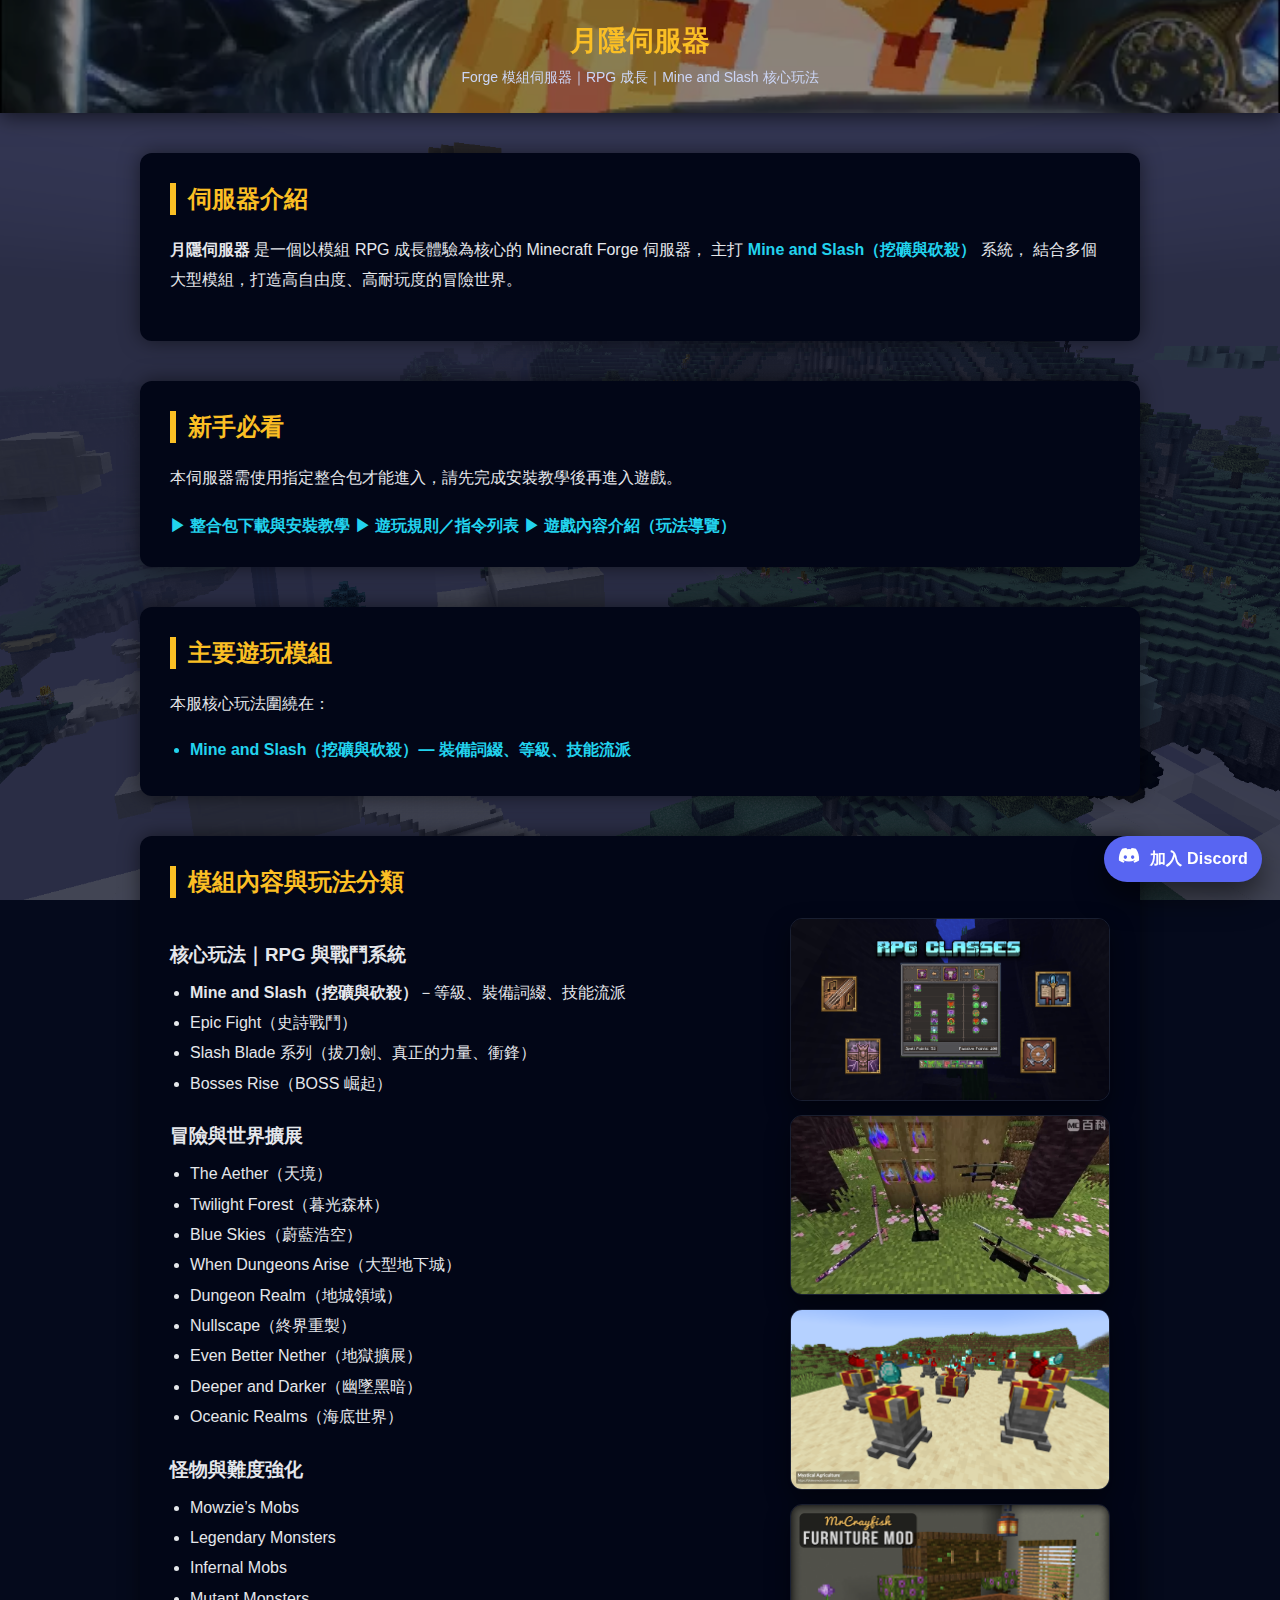
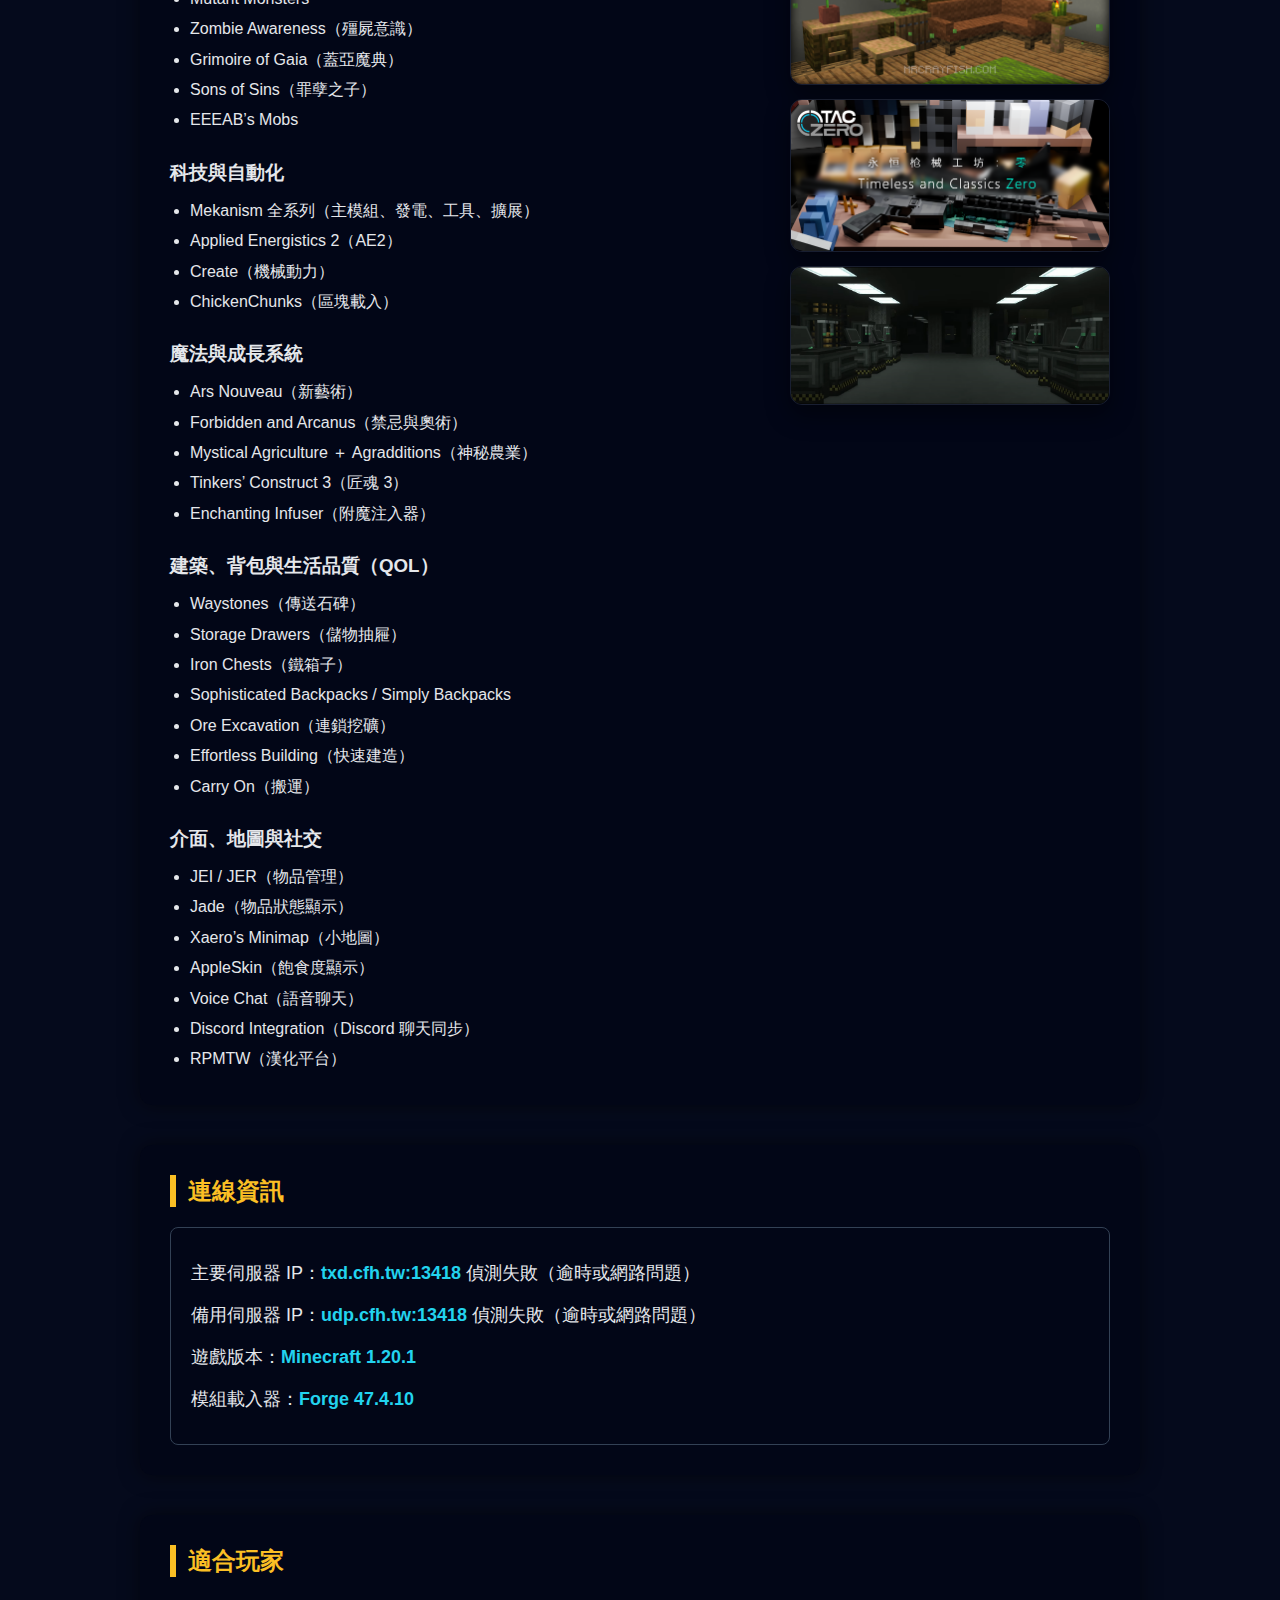
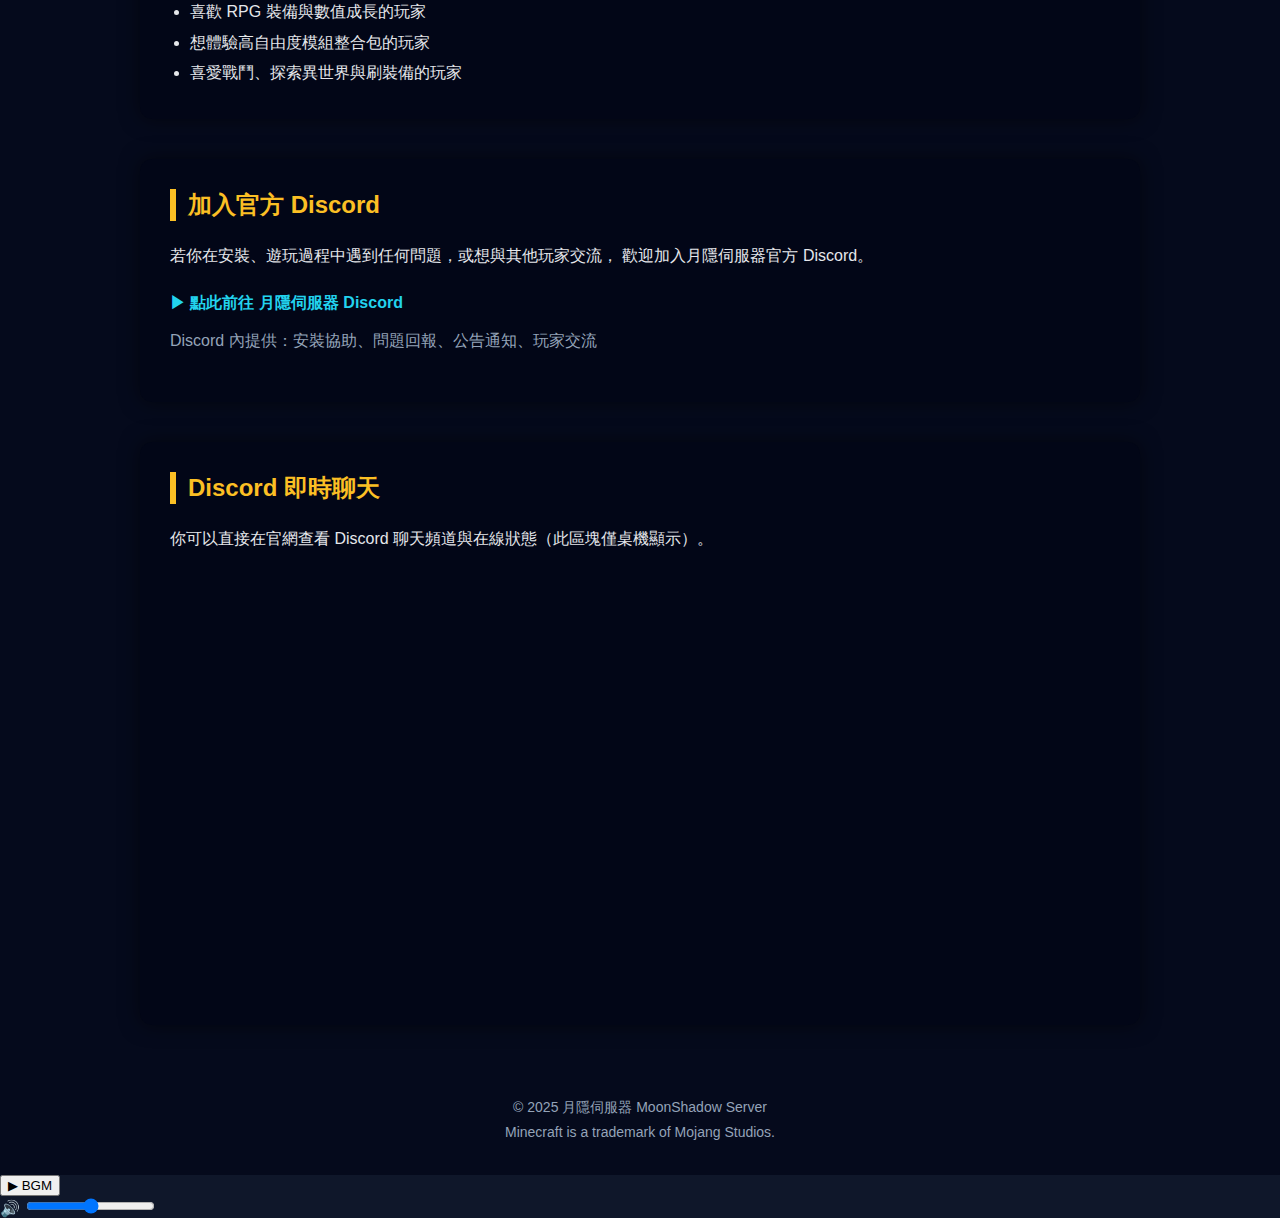
<file: index.html>
<!DOCTYPE html>
<html lang="zh-Hant">
<head>
  <meta charset="UTF-8" />
  <meta name="viewport" content="width=device-width, initial-scale=1" />
  <title>月隱伺服器｜Minecraft 模組伺服器</title>

  <link rel="stylesheet" href="assets/css/style.css" />
<link rel="icon" href="favicon.ico?v=20260101" sizes="any">
<link rel="icon" type="image/png" href="favicon.png?v=20260101" sizes="32x32">
<link rel="apple-touch-icon" href="apple-touch-icon.png?v=20260101">


</head>

<body>
  <!-- 全站可讀性遮罩（背景圖仍在 body 上） -->
  <div class="page-overlay">
    <header class="site-header">
      <div class="site-header__inner">
        <h1 class="site-title">月隱伺服器</h1>
        <p class="site-subtitle">Forge 模組伺服器｜RPG 成長｜Mine and Slash 核心玩法</p>
      </div>
    </header>

    <main class="content">
      <section class="card">
        <h2>伺服器介紹</h2>
        <p>
          <strong>月隱伺服器</strong> 是一個以模組 RPG 成長體驗為核心的 Minecraft Forge 伺服器，
          主打 <span class="highlight">Mine and Slash（挖礦與砍殺）</span> 系統，
          結合多個大型模組，打造高自由度、高耐玩度的冒險世界。
        </p>
      </section>

<section class="card">
  <h2>新手必看</h2>

  <p>
    本伺服器需使用指定整合包才能進入，請先完成安裝教學後再進入遊戲。
  </p>

  <div class="cta-group">
    <a class="cta-link secondary" href="install.html">▶ 整合包下載與安裝教學</a>
    <a class="cta-link secondary" href="commands.html">▶ 遊玩規則／指令列表 </a>
	<a class="cta-link secondary" href="guide.html">▶ 遊戲內容介紹（玩法導覽）</a>
  </div>
</section>



      <section class="card">
        <h2>主要遊玩模組</h2>
        <p>本服核心玩法圍繞在：</p>
        <ul>
          <li class="highlight">Mine and Slash（挖礦與砍殺）— 裝備詞綴、等級、技能流派</li>
        </ul>
      </section>

<section>
  <h2>模組內容與玩法分類</h2>

  <div class="mod-layout">
    <!-- 左：保留你原本的完整列表（原封不動貼進來） -->
    <div class="mod-text">

      <!-- ↓↓↓ 這裡開始：把你原本的 h3 + ul 全部原樣貼上 ↓↓↓ -->
      <h3>核心玩法｜RPG 與戰鬥系統</h3>
      <ul>
        <li><strong>Mine and Slash（挖礦與砍殺）</strong>－等級、裝備詞綴、技能流派</li>
        <li>Epic Fight（史詩戰鬥）</li>
        <li>Slash Blade 系列（拔刀劍、真正的力量、衝鋒）</li>
        <li>Bosses Rise（BOSS 崛起）</li>
      </ul>

      <h3>冒險與世界擴展</h3>
      <ul>
        <li>The Aether（天境）</li>
        <li>Twilight Forest（暮光森林）</li>
        <li>Blue Skies（蔚藍浩空）</li>
        <li>When Dungeons Arise（大型地下城）</li>
        <li>Dungeon Realm（地城領域）</li>
        <li>Nullscape（終界重製）</li>
        <li>Even Better Nether（地獄擴展）</li>
        <li>Deeper and Darker（幽墜黑暗）</li>
        <li>Oceanic Realms（海底世界）</li>
      </ul>

      <h3>怪物與難度強化</h3>
      <ul>
        <li>Mowzie’s Mobs</li>
        <li>Legendary Monsters</li>
        <li>Infernal Mobs</li>
        <li>Mutant Monsters</li>
        <li>Zombie Awareness（殭屍意識）</li>
        <li>Grimoire of Gaia（蓋亞魔典）</li>
        <li>Sons of Sins（罪孽之子）</li>
        <li>EEEAB’s Mobs</li>
      </ul>

      <h3>科技與自動化</h3>
      <ul>
        <li>Mekanism 全系列（主模組、發電、工具、擴展）</li>
        <li>Applied Energistics 2（AE2）</li>
        <li>Create（機械動力）</li>
        <li>ChickenChunks（區塊載入）</li>
      </ul>

      <h3>魔法與成長系統</h3>
      <ul>
        <li>Ars Nouveau（新藝術）</li>
        <li>Forbidden and Arcanus（禁忌與奧術）</li>
        <li>Mystical Agriculture ＋ Agradditions（神秘農業）</li>
        <li>Tinkers’ Construct 3（匠魂 3）</li>
        <li>Enchanting Infuser（附魔注入器）</li>
      </ul>

      <h3>建築、背包與生活品質（QOL）</h3>
      <ul>
        <li>Waystones（傳送石碑）</li>
        <li>Storage Drawers（儲物抽屜）</li>
        <li>Iron Chests（鐵箱子）</li>
        <li>Sophisticated Backpacks / Simply Backpacks</li>
        <li>Ore Excavation（連鎖挖礦）</li>
        <li>Effortless Building（快速建造）</li>
        <li>Carry On（搬運）</li>
      </ul>

      <h3>介面、地圖與社交</h3>
      <ul>
        <li>JEI / JER（物品管理）</li>
        <li>Jade（物品狀態顯示）</li>
        <li>Xaero’s Minimap（小地圖）</li>
        <li>AppleSkin（飽食度顯示）</li>
        <li>Voice Chat（語音聊天）</li>
        <li>Discord Integration（Discord 聊天同步）</li>
        <li>RPMTW（漢化平台）</li>
      </ul>
      <!-- ↑↑↑ 這裡結束：你原本列表到此 ↑↑↑ -->

    </div>

    <!-- 右：圖片欄 -->
    <aside class="mod-images">
      <!-- 建議：把圖片放到 assets/images/mods/ -->
      <img src="assets/images/mods/MaS.png" alt="Mine and Slash" loading="lazy" data-lightbox>
      <img src="assets/images/mods/Slash-Blade.png" alt="Slash Blade" loading="lazy" data-lightbox>
      <img src="assets/images/mods/Ars.png" alt="Ars Nouveau" loading="lazy" data-lightbox>
      <img src="assets/images/mods/Furniture.png" alt="MrCrayfish Furniture Mod" loading="lazy" data-lightbox>
      <img src="assets/images/mods/Tacz.png" alt="Timeless and Classics Zero" loading="lazy" data-lightbox>
      <img src="assets/images/mods/mekanism.png" alt="Mekanism" loading="lazy" data-lightbox>
    </aside>
  </div>
</section>


      <section class="card">
        <h2>連線資訊</h2>
        <div class="info-box">
<p>
  主要伺服器 IP：<span class="highlight">txd.cfh.tw:13418</span>
  <span class="server-status" id="status-main" title="偵測中"></span>
  <span class="status-text" id="status-text-main">偵測中…</span>
</p>

<p>
  備用伺服器 IP：<span class="highlight">udp.cfh.tw:13418</span>
  <span class="server-status" id="status-backup" title="偵測中"></span>
  <span class="status-text" id="status-text-backup">偵測中…</span>
</p>


          <p>遊戲版本：<span class="highlight">Minecraft 1.20.1</span></p>
          <p>模組載入器：<span class="highlight">Forge 47.4.10</span></p>
        </div>
      </section>

      <section class="card">
        <h2>適合玩家</h2>
        <ul>
          <li>喜歡 RPG 裝備與數值成長的玩家</li>
          <li>想體驗高自由度模組整合包的玩家</li>
          <li>喜愛戰鬥、探索異世界與刷裝備的玩家</li>
        </ul>
      </section>

      <section class="card">
        <h2>加入官方 Discord</h2>

        <p>
          若你在安裝、遊玩過程中遇到任何問題，或想與其他玩家交流，
          歡迎加入月隱伺服器官方 Discord。
        </p>

        <a class="cta-link" href="https://discord.gg/s6r99fW" target="_blank" rel="noopener">
          ▶ 點此前往 月隱伺服器 Discord
        </a>

        <p class="muted-text">
          Discord 內提供：安裝協助、問題回報、公告通知、玩家交流
        </p>
      </section>

      <section class="card desktop-only">
        <h2>Discord 即時聊天</h2>

        <p>
          你可以直接在官網查看 Discord 聊天頻道與在線狀態（此區塊僅桌機顯示）。
        </p>

        <iframe
          class="discord-widget"
          src="https://discord.com/widget?id=383252027372994560&theme=dark"
          width="100%"
          height="420"
          allowtransparency="true"
          frameborder="0"
          sandbox="allow-popups allow-popups-to-escape-sandbox allow-same-origin allow-scripts"
          loading="lazy"
        ></iframe>
      </section>
    </main>

    <footer class="site-footer">
      © 2025 月隱伺服器 MoonShadow Server<br />
      Minecraft is a trademark of Mojang Studios.
    </footer>
  </div>

  <!-- 浮動 Discord 按鈕 -->
  <a
    class="fab-discord"
    href="https://discord.gg/s6r99fW"
    target="_blank"
    rel="noopener"
    aria-label="加入官方 Discord"
    title="加入官方 Discord"
  >
    <svg class="fab-discord__icon" viewBox="0 0 24 24" aria-hidden="true">
      <path
        fill="currentColor"
        d="M19.54 0.7A19.9 19.9 0 0 0 14.8 0a14.6 14.6 0 0 0-.64 1.33a18.3 18.3 0 0 0-4.32 0A14.6 14.6 0 0 0 9.2 0a19.9 19.9 0 0 0-4.74.7C1.46 5.1.67 9.4 1.02 13.63A19.9 19.9 0 0 0 6.1 16.1a15.3 15.3 0 0 0 1.07-1.75a12.7 12.7 0 0 1-1.69-.8c.14-.1.28-.2.41-.31a13.8 13.8 0 0 0 12.2 0c.13.11.27.21.41.31c-.54.32-1.1.6-1.69.8c.32.6.68 1.19 1.07 1.75a19.9 19.9 0 0 0 5.08-2.47c.4-4.9-.66-9.16-3.43-12.93ZM8.02 11.9c-1 0-1.82-.92-1.82-2.05c0-1.13.8-2.05 1.82-2.05c1.01 0 1.83.93 1.82 2.05c0 1.13-.8 2.05-1.82 2.05Zm7.96 0c-1 0-1.82-.92-1.82-2.05c0-1.13.8-2.05 1.82-2.05c1.01 0 1.83.93 1.82 2.05c0 1.13-.8 2.05-1.82 2.05Z"
      />
    </svg>
    <span class="fab-discord__text">加入 Discord</span>
  </a>

  <!-- Header 捲動縮小（保留你原本功能） -->
<script>
  (function () {
    const header = document.querySelector(".site-header");
    if (!header) return;

    const THRESHOLD = 60;

    function onScroll() {
      const y = window.scrollY || document.documentElement.scrollTop || 0;
      header.classList.toggle("is-compact", y > THRESHOLD);
    }

    // 初始化 + 監聽
    onScroll();
    window.addEventListener("scroll", onScroll, { passive: true });
  })();
</script>

<script>
  (function () {
    const servers = [
      {
        name: "主要",
        host: "txd.cfh.tw",
        port: 13418,
        dotId: "status-main",
        textId: "status-text-main",
      },
      {
        name: "備用",
        host: "udp.cfh.tw",
        port: 13418,
        dotId: "status-backup",
        textId: "status-text-backup",
      },
    ];

    const INTERVAL_MS = 30000; // 30 秒更新一次
    const TIMEOUT_MS = 6500;   // 6.5 秒逾時

    function setStatus(dotEl, textEl, stateClass, text) {
      dotEl.classList.remove("is-online", "is-warn", "is-offline");
      if (stateClass) dotEl.classList.add(stateClass);
      dotEl.title = text;
      textEl.textContent = text;
    }

    async function fetchWithTimeout(url, timeoutMs) {
      const controller = new AbortController();
      const t = setTimeout(() => controller.abort(), timeoutMs);
      try {
        return await fetch(url, { signal: controller.signal, cache: "no-store" });
      } finally {
        clearTimeout(t);
      }
    }

    function qualityFromMs(ms) {
      // 門檻你可依實測調整
      if (ms <= 200) return { cls: "is-online", label: "良好" };
      if (ms <= 600) return { cls: "is-warn",   label: "普通" };
      return           { cls: "is-warn",   label: "偏慢" };
    }

    async function checkOne(s) {
      const dotEl = document.getElementById(s.dotId);
      const textEl = document.getElementById(s.textId);
      if (!dotEl || !textEl) return;

      setStatus(dotEl, textEl, "", "偵測中…");

      // mcapi.us：/server/status?ip=<host>&port=<port>
      const url =
        "https://mcapi.us/server/status?ip=" +
        encodeURIComponent(s.host) +
        "&port=" +
        encodeURIComponent(s.port);

      try {
        const res = await fetchWithTimeout(url, TIMEOUT_MS);
        if (!res.ok) {
          setStatus(dotEl, textEl, "is-warn", "偵測失敗（API 回應異常）");
          return;
        }

        const data = await res.json();

        if (!data || data.status !== "success") {
          setStatus(dotEl, textEl, "is-warn", "偵測失敗（資料格式異常）");
          return;
        }

        if (!data.online) {
          setStatus(dotEl, textEl, "is-offline", "離線／無法連線");
          return;
        }

        const ms = Math.round((Number(data.duration) || 0) / 1e6); // ns → ms
        const q = qualityFromMs(ms);

        setStatus(dotEl, textEl, q.cls, `在線｜${q.label}（${ms} ms）`);
      } catch (e) {
        setStatus(dotEl, textEl, "is-warn", "偵測失敗（逾時或網路問題）");
      }
    }

    async function run() {
      // 並行檢查兩台（較快）
      await Promise.all(servers.map(checkOne));
    }

    run();
    setInterval(run, INTERVAL_MS);
  })();
</script>

<div class="mc-bgm">
  <button id="bgm-toggle" class="mc-bgm-btn">▶ BGM</button>

  <div class="mc-bgm-volume-wrap">
    <span class="mc-bgm-icon">🔊</span>
    <input
      id="bgm-volume"
      class="mc-bgm-volume"
      type="range"
      min="0"
      max="100"
      value="50"
    />
  </div>
</div>



<script>
(function () {
  const tracks = [
    "assets/bgm/bgm1.mp3",
    "assets/bgm/bgm2.mp3",
    "assets/bgm/bgm3.mp3",
    "assets/bgm/bgm4.mp3",
    "assets/bgm/bgm5.mp3",
    "assets/bgm/bgm6.mp3"
  ];

  const audio = new Audio();
  audio.preload = "auto";
  audio.volume = 0.5;
  audio.loop = false;

  const toggleBtn = document.getElementById("bgm-toggle");
  const volumeSlider = document.getElementById("bgm-volume");
  if (!toggleBtn || !volumeSlider) return;

  let unlocked = false;
  let currentIndex = -1;

  function pickRandomIndex() {
    let next;
    do {
      next = Math.floor(Math.random() * tracks.length);
    } while (next === currentIndex && tracks.length > 1);
    return next;
  }

  async function playIndex(i, { userGesture = false } = {}) {
    currentIndex = i;
    audio.src = tracks[currentIndex];

    try {
      if (!unlocked && userGesture) {
        // 🔑 第一次必須走「靜音解鎖」流程
        audio.muted = true;
        await audio.play();
        audio.muted = false;
        unlocked = true;
        toggleBtn.textContent = "🔊 音樂 ON";
        return;
      }

      // 已解鎖後播放（可能仍被策略影響，因此保險：短暫靜音再解）
      audio.muted = true;
      await audio.play();
      audio.muted = false;
      toggleBtn.textContent = "🔊 音樂 ON";
    } catch (e) {
      // 若自動下一首被擋，提示使用者再點一次
      toggleBtn.textContent = "▶ 點我續播";
      console.warn("BGM play blocked:", e);
    }
  }

  // 第一次解鎖：必須在使用者事件內
  toggleBtn.addEventListener("pointerdown", async () => {
    if (unlocked) return;
    await playIndex(pickRandomIndex(), { userGesture: true });
  });

  // 點擊按鈕：播放/暫停（播放時每次隨機一首）
  toggleBtn.addEventListener("click", async () => {
    if (!unlocked) return;

    if (audio.paused) {
      await playIndex(pickRandomIndex());
    } else {
      audio.pause();
      toggleBtn.textContent = "🔇 音樂 OFF";
    }
  });

  // ✅ 自動下一首：結束時隨機播下一首
  audio.addEventListener("ended", async () => {
    if (!unlocked) return;
    await playIndex(pickRandomIndex());
  });

  // 音量
  volumeSlider.addEventListener("input", () => {
    audio.volume = volumeSlider.value / 100;
  });
})();
</script>


</body>
</html>
</file>
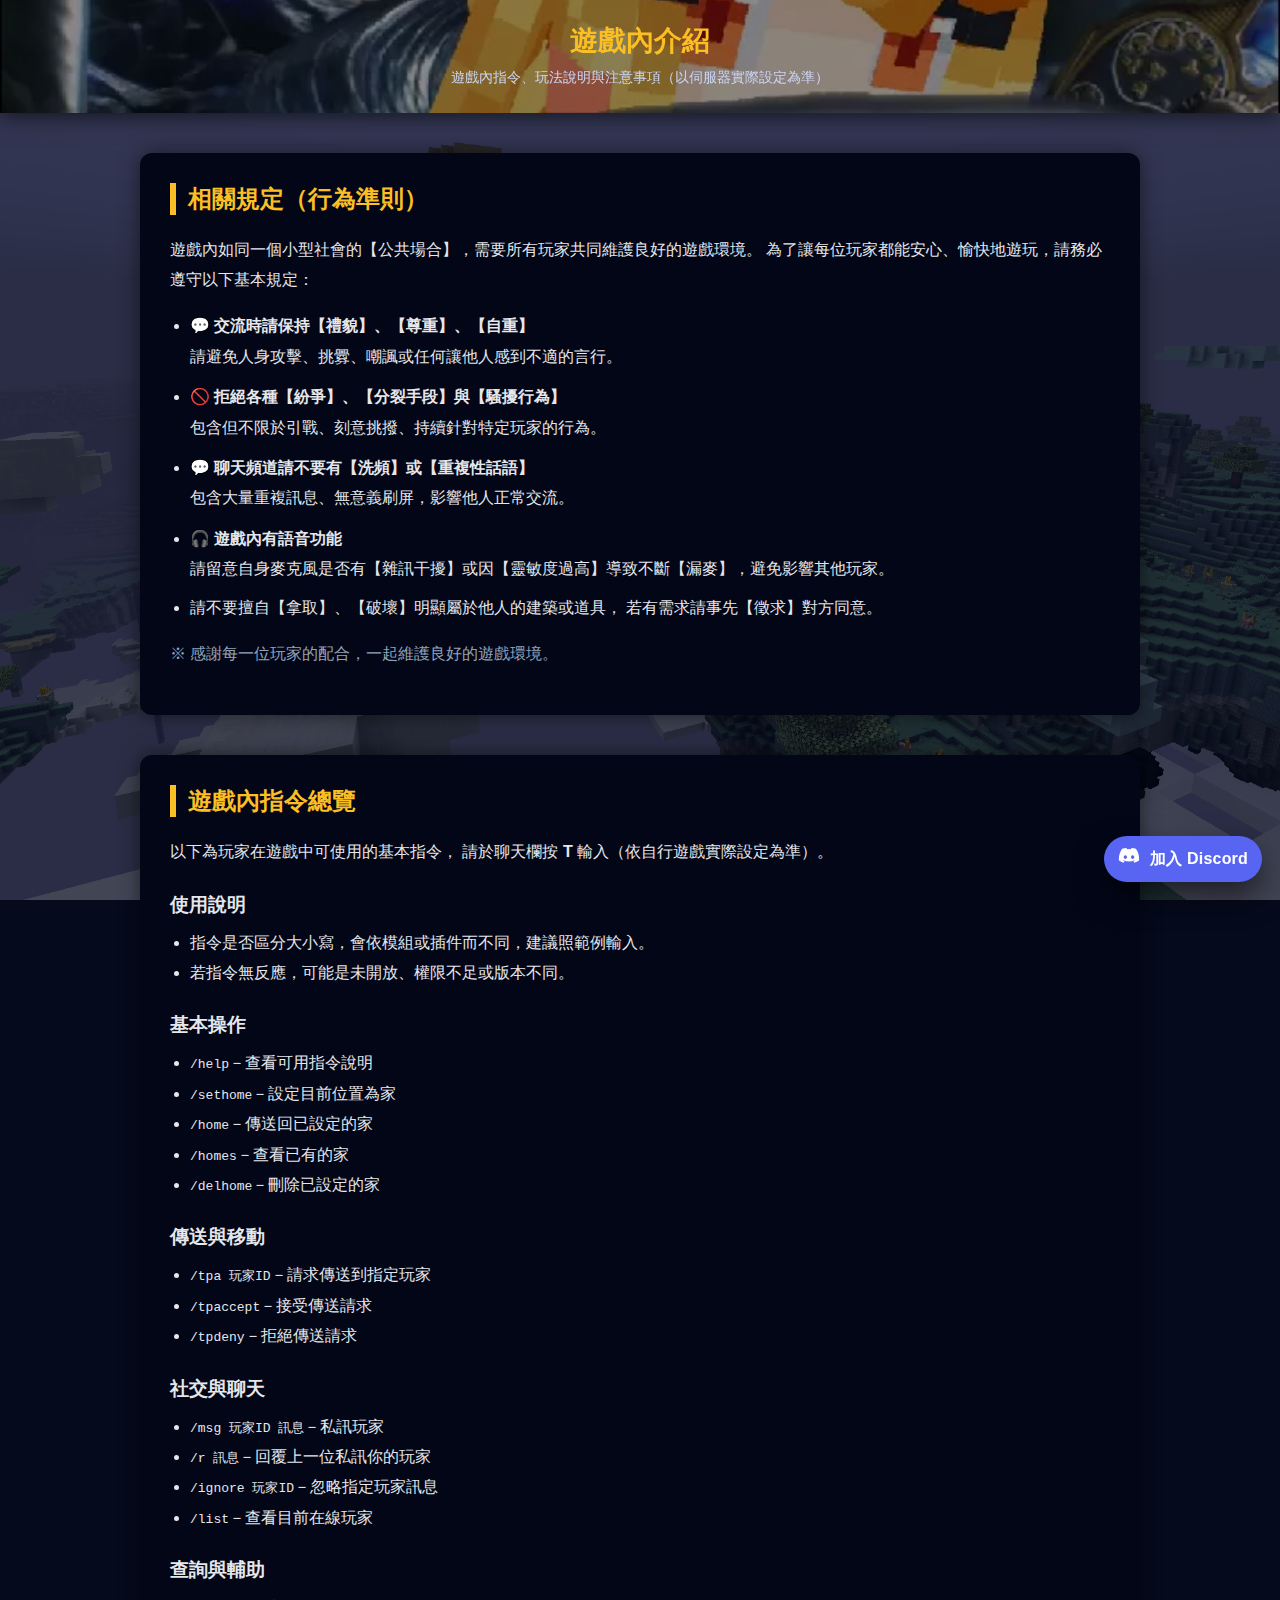
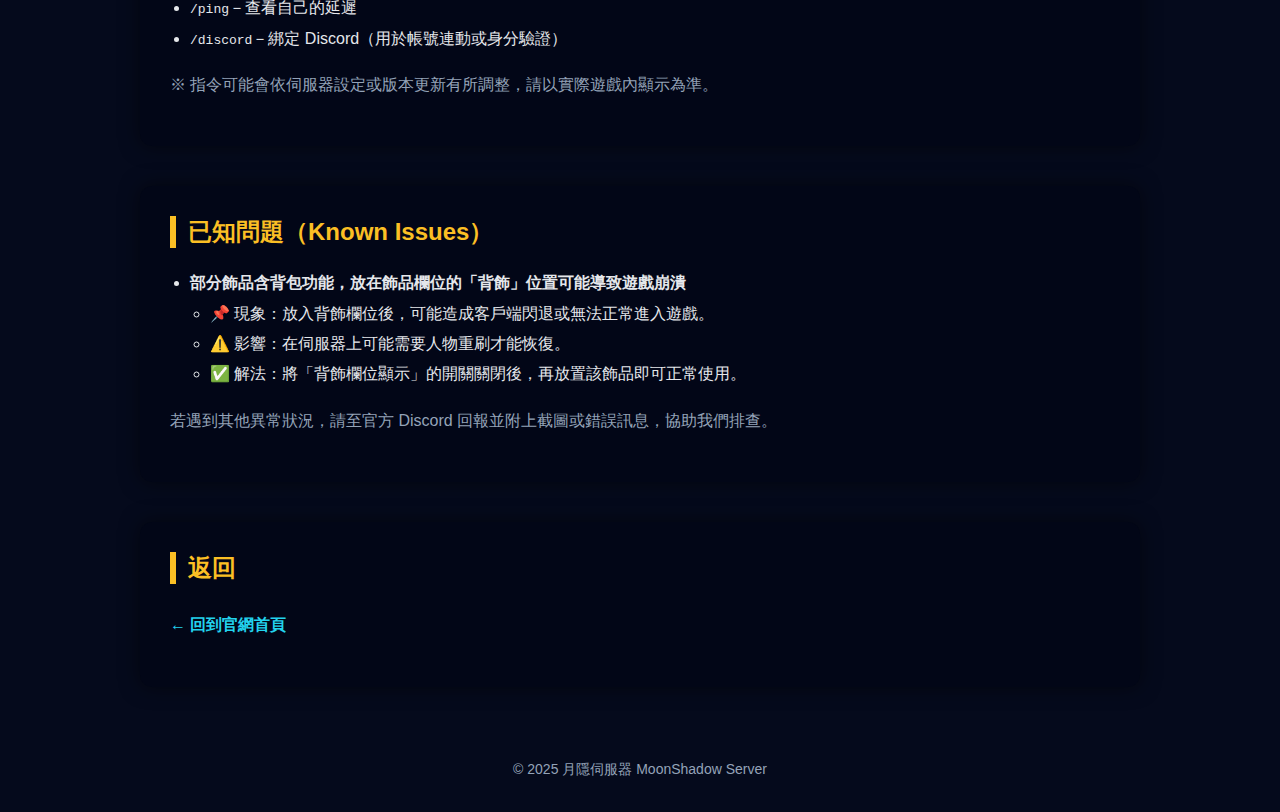
<file: commands.html>
<!DOCTYPE html>
<html lang="zh-Hant">
<head>
  <meta charset="UTF-8" />
  <meta name="viewport" content="width=device-width, initial-scale=1" />
  <title>月隱伺服器｜遊戲內指令列表</title>

  <link rel="stylesheet" href="assets/css/style.css" />

  <!-- favicon（commands.html 與 index.html 同層） -->
  <link rel="icon" href="favicon.ico" sizes="any" />
  <link rel="icon" type="image/png" href="favicon.png" sizes="32x32" />
  <link rel="apple-touch-icon" href="apple-touch-icon.png" />
</head>

<body>
  <div class="page-overlay">
<header class="site-header">
  <div class="site-header__inner">
    <h1 class="site-title">遊戲內介紹</h1>
    <p class="site-subtitle">
      遊戲內指令、玩法說明與注意事項（以伺服器實際設定為準）
    </p>
  </div>
</header>


<section class="card">
  <h2>相關規定（行為準則）</h2>

  <p>
    遊戲內如同一個小型社會的【公共場合】，需要所有玩家共同維護良好的遊戲環境。
    為了讓每位玩家都能安心、愉快地遊玩，請務必遵守以下基本規定：
  </p>

  <ul>
    <li>
      💬 <strong>交流時請保持【禮貌】、【尊重】、【自重】</strong><br />
      請避免人身攻擊、挑釁、嘲諷或任何讓他人感到不適的言行。
    </li>

    <li style="margin-top:10px;">
      🚫 <strong>拒絕各種【紛爭】、【分裂手段】與【騷擾行為】</strong><br />
      包含但不限於引戰、刻意挑撥、持續針對特定玩家的行為。
    </li>

    <li style="margin-top:10px;">
      💬 <strong>聊天頻道請不要有【洗頻】或【重複性話語】</strong><br />
      包含大量重複訊息、無意義刷屏，影響他人正常交流。
    </li>

    <li style="margin-top:10px;">
      🎧 <strong>遊戲內有語音功能</strong><br />
      請留意自身麥克風是否有【雜訊干擾】或因【靈敏度過高】導致不斷【漏麥】，避免影響其他玩家。
    </li>
	
	<li style="margin-top:8px;">
      請不要擅自【拿取】、【破壞】明顯屬於他人的建築或道具，
      若有需求請事先【徵求】對方同意。
    </li>
  </ul>

  <p class="muted-text" style="margin-top:16px;">
    ※ 感謝每一位玩家的配合，一起維護良好的遊戲環境。
  </p>
</section>

<section class="card">
  <h2>遊戲內指令總覽</h2>

  <p>
    以下為玩家在遊戲中可使用的基本指令，
    請於聊天欄按 <strong>T</strong> 輸入（依自行遊戲實際設定為準）。
  </p>

  <h3>使用說明</h3>
  <ul>
    <li>指令是否區分大小寫，會依模組或插件而不同，建議照範例輸入。</li>
    <li>若指令無反應，可能是未開放、權限不足或版本不同。</li>
  </ul>

  <h3>基本操作</h3>
  <ul>
    <li><code>/help</code>－查看可用指令說明</li>
    <li><code>/sethome</code>－設定目前位置為家</li>
    <li><code>/home</code>－傳送回已設定的家</li>
    <li><code>/homes</code>－查看已有的家</li>
    <li><code>/delhome</code>－刪除已設定的家</li>
  </ul>

  <h3>傳送與移動</h3>
  <ul>
    <li><code>/tpa 玩家ID</code>－請求傳送到指定玩家</li>
    <li><code>/tpaccept</code>－接受傳送請求</li>
    <li><code>/tpdeny</code>－拒絕傳送請求</li>
  </ul>

  <h3>社交與聊天</h3>
  <ul>
    <li><code>/msg 玩家ID 訊息</code>－私訊玩家</li>
    <li><code>/r 訊息</code>－回覆上一位私訊你的玩家</li>
    <li><code>/ignore 玩家ID</code>－忽略指定玩家訊息</li>
    <li><code>/list</code>－查看目前在線玩家</li>
  </ul>

  <h3>查詢與輔助</h3>
  <ul>
    <li><code>/ping</code>－查看自己的延遲</li>
    <li><code>/discord</code>－綁定 Discord（用於帳號連動或身分驗證）</li>
  </ul>

  <p class="muted-text" style="margin-top:16px;">
    ※ 指令可能會依伺服器設定或版本更新有所調整，請以實際遊戲內顯示為準。
  </p>
</section>


      <!-- 已知問題（依你提供的內容新增） -->
      <section class="card">
        <h2>已知問題（Known Issues）</h2>
        <ul>
          <li>
            <strong>部分飾品含背包功能，放在飾品欄位的「背飾」位置可能導致遊戲崩潰</strong>
            <ul>
              <li>📌 現象：放入背飾欄位後，可能造成客戶端閃退或無法正常進入遊戲。</li>
              <li>⚠️ 影響：在伺服器上可能需要人物重刷才能恢復。</li>
              <li>✅ 解法：將「背飾欄位顯示」的開關關閉後，再放置該飾品即可正常使用。</li>
            </ul>
          </li>
        </ul>

        <p class="muted-text" style="margin-top:16px;">
          若遇到其他異常狀況，請至官方 Discord 回報並附上截圖或錯誤訊息，協助我們排查。
        </p>
      </section>

      <section class="card">
        <h2>返回</h2>
        <p><a class="cta-link" href="index.html">← 回到官網首頁</a></p>
	</section>
    </main>

    <footer class="site-footer">
      © 2025 月隱伺服器 MoonShadow Server
    </footer>
  </div>
  <a
  class="fab-discord"
  href="https://discord.gg/s6r99fW"
  target="_blank"
  rel="noopener"
  aria-label="加入官方 Discord"
  title="加入官方 Discord"
>
  <svg class="fab-discord__icon" viewBox="0 0 24 24" aria-hidden="true">
    <path
      fill="currentColor"
      d="M19.54 0.7A19.9 19.9 0 0 0 14.8 0a14.6 14.6 0 0 0-.64 1.33a18.3 18.3 0 0 0-4.32 0A14.6 14.6 0 0 0 9.2 0a19.9 19.9 0 0 0-4.74.7C1.46 5.1.67 9.4 1.02 13.63A19.9 19.9 0 0 0 6.1 16.1a15.3 15.3 0 0 0 1.07-1.75a12.7 12.7 0 0 1-1.69-.8c.14-.1.28-.2.41-.31a13.8 13.8 0 0 0 12.2 0c.13.11.27.21.41.31c-.54.32-1.1.6-1.69.8c.32.6.68 1.19 1.07 1.75a19.9 19.9 0 0 0 5.08-2.47c.4-4.9-.66-9.16-3.43-12.93ZM8.02 11.9c-1 0-1.82-.92-1.82-2.05c0-1.13.8-2.05 1.82-2.05c1.01 0 1.83.93 1.82 2.05c0 1.13-.8 2.05-1.82 2.05Zm7.96 0c-1 0-1.82-.92-1.82-2.05c0-1.13.8-2.05 1.82-2.05c1.01 0 1.83.93 1.82 2.05c0 1.13-.8 2.05-1.82 2.05Z"
    />
  </svg>
  <span class="fab-discord__text">加入 Discord</span>
</a>
</body>
</html>
</file>
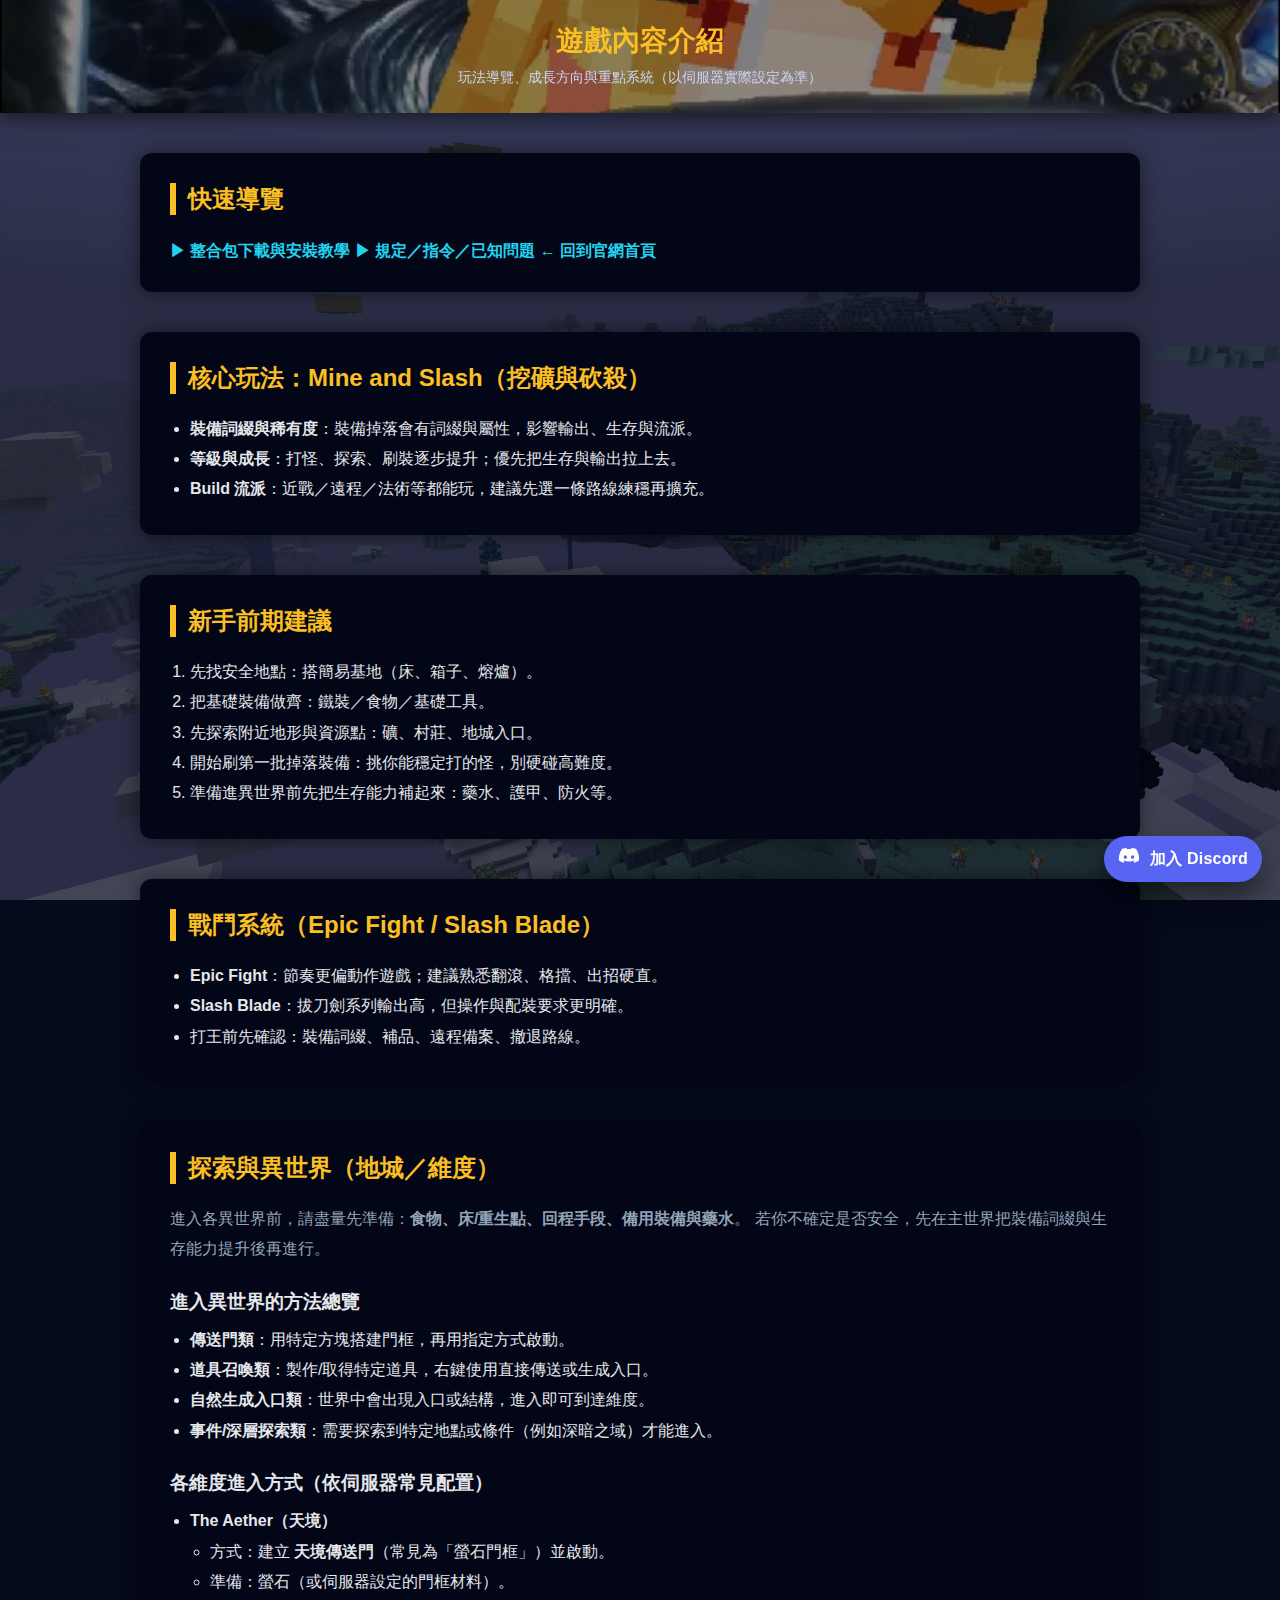
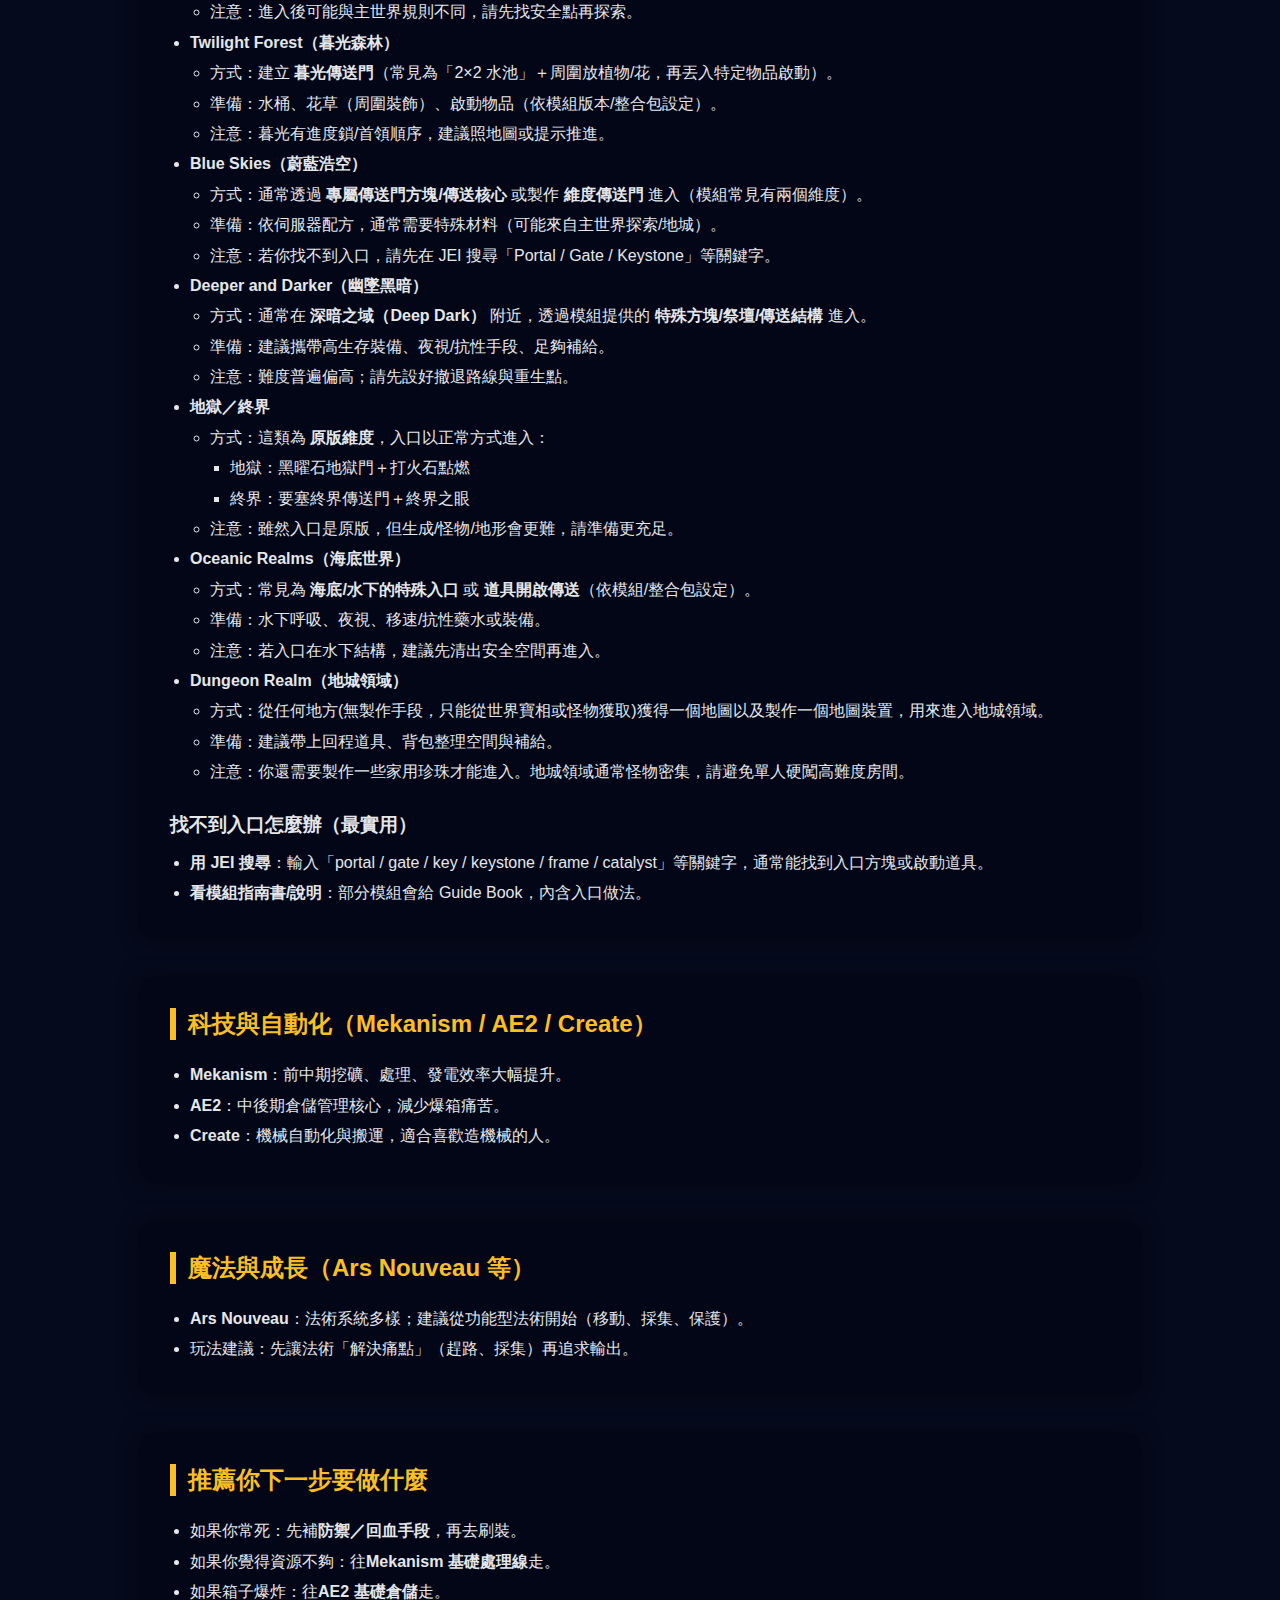
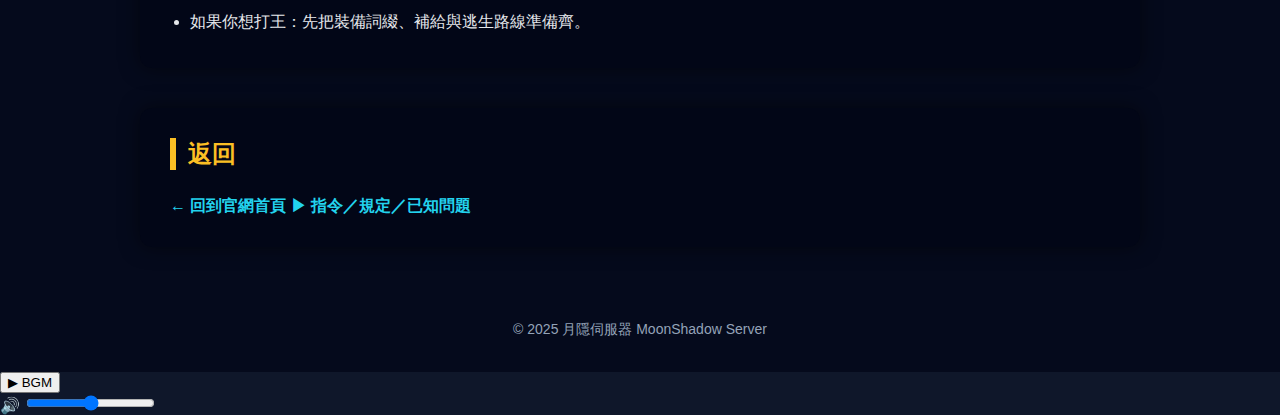
<file: guide.html>
<!DOCTYPE html>
<html lang="zh-Hant">
<head>
  <meta charset="UTF-8" />
  <meta name="viewport" content="width=device-width, initial-scale=1" />
  <title>月隱伺服器｜遊戲內容介紹</title>

  <link rel="stylesheet" href="assets/css/style.css" />

  <link rel="icon" href="favicon.ico?v=20260101" sizes="any" />
  <link rel="icon" type="image/png" href="favicon.png?v=20260101" sizes="32x32" />
  <link rel="apple-touch-icon" href="apple-touch-icon.png?v=20260101" />
</head>

<body>
  <div class="page-overlay">
    <header class="site-header">
      <div class="site-header__inner">
        <h1 class="site-title">遊戲內容介紹</h1>
        <p class="site-subtitle">玩法導覽、成長方向與重點系統（以伺服器實際設定為準）</p>
      </div>
    </header>

    <main class="content">
      <section class="card">
        <h2>快速導覽</h2>


        <div class="cta-group">
          <a class="cta-link primary" href="install.html">▶ 整合包下載與安裝教學</a>
          <a class="cta-link secondary" href="commands.html">▶ 規定／指令／已知問題</a>
          <a class="cta-link" href="index.html">← 回到官網首頁</a>
        </div>
      </section>

      <section class="card">
        <h2>核心玩法：Mine and Slash（挖礦與砍殺）</h2>
        <ul>
          <li><strong>裝備詞綴與稀有度</strong>：裝備掉落會有詞綴與屬性，影響輸出、生存與流派。</li>
          <li><strong>等級與成長</strong>：打怪、探索、刷裝逐步提升；優先把生存與輸出拉上去。</li>
          <li><strong>Build 流派</strong>：近戰／遠程／法術等都能玩，建議先選一條路線練穩再擴充。</li>
        </ul>
      </section>

      <section class="card">
        <h2>新手前期建議</h2>
        <ol>
          <li>先找安全地點：搭簡易基地（床、箱子、熔爐）。</li>
          <li>把基礎裝備做齊：鐵裝／食物／基礎工具。</li>
          <li>先探索附近地形與資源點：礦、村莊、地城入口。</li>
          <li>開始刷第一批掉落裝備：挑你能穩定打的怪，別硬碰高難度。</li>
          <li>準備進異世界前先把生存能力補起來：藥水、護甲、防火等。</li>
        </ol>
      </section>

      <section class="card">
        <h2>戰鬥系統（Epic Fight / Slash Blade）</h2>
        <ul>
          <li><strong>Epic Fight</strong>：節奏更偏動作遊戲；建議熟悉翻滾、格擋、出招硬直。</li>
          <li><strong>Slash Blade</strong>：拔刀劍系列輸出高，但操作與配裝要求更明確。</li>
          <li>打王前先確認：裝備詞綴、補品、遠程備案、撤退路線。</li>
        </ul>
      </section>

<section class="card" id="dimensions">
  <h2>探索與異世界（地城／維度）</h2>
  <p class="muted-text">
    進入各異世界前，請盡量先準備：<strong>食物、床/重生點、回程手段、備用裝備與藥水</strong>。
    若你不確定是否安全，先在主世界把裝備詞綴與生存能力提升後再進行。
  </p>

  <h3>進入異世界的方法總覽</h3>
  <ul>
    <li><strong>傳送門類</strong>：用特定方塊搭建門框，再用指定方式啟動。</li>
    <li><strong>道具召喚類</strong>：製作/取得特定道具，右鍵使用直接傳送或生成入口。</li>
    <li><strong>自然生成入口類</strong>：世界中會出現入口或結構，進入即可到達維度。</li>
    <li><strong>事件/深層探索類</strong>：需要探索到特定地點或條件（例如深暗之域）才能進入。</li>
  </ul>

  <h3>各維度進入方式（依伺服器常見配置）</h3>

  <ul>
    <li>
      <strong>The Aether（天境）</strong>
      <ul>
        <li>方式：建立 <strong>天境傳送門</strong>（常見為「螢石門框」）並啟動。</li>
        <li>準備：螢石（或伺服器設定的門框材料）。</li>
        <li>注意：進入後可能與主世界規則不同，請先找安全點再探索。</li>
      </ul>
    </li>

    <li>
      <strong>Twilight Forest（暮光森林）</strong>
      <ul>
        <li>方式：建立 <strong>暮光傳送門</strong>（常見為「2×2 水池」＋周圍放植物/花，再丟入特定物品啟動）。</li>
        <li>準備：水桶、花草（周圍裝飾）、啟動物品（依模組版本/整合包設定）。</li>
        <li>注意：暮光有進度鎖/首領順序，建議照地圖或提示推進。</li>
      </ul>
    </li>

    <li>
      <strong>Blue Skies（蔚藍浩空）</strong>
      <ul>
        <li>方式：通常透過 <strong>專屬傳送門方塊/傳送核心</strong> 或製作 <strong>維度傳送門</strong> 進入（模組常見有兩個維度）。</li>
        <li>準備：依伺服器配方，通常需要特殊材料（可能來自主世界探索/地城）。</li>
        <li>注意：若你找不到入口，請先在 JEI 搜尋「Portal / Gate / Keystone」等關鍵字。</li>
      </ul>
    </li>

    <li>
      <strong>Deeper and Darker（幽墜黑暗）</strong>
      <ul>
        <li>方式：通常在 <strong>深暗之域（Deep Dark）</strong> 附近，透過模組提供的 <strong>特殊方塊/祭壇/傳送結構</strong> 進入。</li>
        <li>準備：建議攜帶高生存裝備、夜視/抗性手段、足夠補給。</li>
        <li>注意：難度普遍偏高；請先設好撤退路線與重生點。</li>
      </ul>
    </li>

    <li>
      <strong>地獄／終界</strong>
      <ul>
        <li>方式：這類為 <strong>原版維度</strong>，入口以正常方式進入：
          <ul>
            <li>地獄：黑曜石地獄門＋打火石點燃</li>
            <li>終界：要塞終界傳送門＋終界之眼</li>
          </ul>
        </li>
        <li>注意：雖然入口是原版，但生成/怪物/地形會更難，請準備更充足。</li>
      </ul>
    </li>

    <li>
      <strong>Oceanic Realms（海底世界）</strong>
      <ul>
        <li>方式：常見為 <strong>海底/水下的特殊入口</strong> 或 <strong>道具開啟傳送</strong>（依模組/整合包設定）。</li>
        <li>準備：水下呼吸、夜視、移速/抗性藥水或裝備。</li>
        <li>注意：若入口在水下結構，建議先清出安全空間再進入。</li>
      </ul>
    </li>

    <li>
      <strong>Dungeon Realm（地城領域）</strong>
      <ul>
        <li>方式：從任何地方(無製作手段，只能從世界寶相或怪物獲取)獲得一個地圖以及製作一個地圖裝置，用來進入地城領域。</li>
        <li>準備：建議帶上回程道具、背包整理空間與補給。</li>
        <li>注意：你還需要製作一些家用珍珠才能進入。地城領域通常怪物密集，請避免單人硬闖高難度房間。</li>
      </ul>
    </li>
  </ul>

  <h3>找不到入口怎麼辦（最實用）</h3>
  <ul>
    <li><strong>用 JEI 搜尋</strong>：輸入「portal / gate / key / keystone / frame / catalyst」等關鍵字，通常能找到入口方塊或啟動道具。</li>
    <li><strong>看模組指南書/說明</strong>：部分模組會給 Guide Book，內含入口做法。</li>
  </ul>

</section>


      <section class="card">
        <h2>科技與自動化（Mekanism / AE2 / Create）</h2>
        <ul>
          <li><strong>Mekanism</strong>：前中期挖礦、處理、發電效率大幅提升。</li>
          <li><strong>AE2</strong>：中後期倉儲管理核心，減少爆箱痛苦。</li>
          <li><strong>Create</strong>：機械自動化與搬運，適合喜歡造機械的人。</li>
        </ul>
      </section>

      <section class="card">
        <h2>魔法與成長（Ars Nouveau 等）</h2>
        <ul>
          <li><strong>Ars Nouveau</strong>：法術系統多樣；建議從功能型法術開始（移動、採集、保護）。</li>
          <li>玩法建議：先讓法術「解決痛點」（趕路、採集）再追求輸出。</li>
        </ul>
      </section>

      <section class="card">
        <h2>推薦你下一步要做什麼</h2>
        <ul>
          <li>如果你常死：先補<strong>防禦／回血手段</strong>，再去刷裝。</li>
          <li>如果你覺得資源不夠：往<strong>Mekanism 基礎處理線</strong>走。</li>
          <li>如果箱子爆炸：往<strong>AE2 基礎倉儲</strong>走。</li>
          <li>如果你想打王：先把裝備詞綴、補給與逃生路線準備齊。</li>
        </ul>
      </section>

      <section class="card">
        <h2>返回</h2>
        <div class="cta-group">
          <a class="cta-link" href="index.html">← 回到官網首頁</a>
          <a class="cta-link" href="commands.html">▶ 指令／規定／已知問題</a>
        </div>
      </section>
    </main>

    <footer class="site-footer">
      © 2025 月隱伺服器 MoonShadow Server
    </footer>
  </div>

  <!-- 浮動 Discord 按鈕（沿用既有樣式） -->
  <a
    class="fab-discord"
    href="https://discord.gg/s6r99fW"
    target="_blank"
    rel="noopener"
    aria-label="加入官方 Discord"
    title="加入官方 Discord"
  >
    <svg class="fab-discord__icon" viewBox="0 0 24 24" aria-hidden="true">
      <path
        fill="currentColor"
        d="M19.54 0.7A19.9 19.9 0 0 0 14.8 0a14.6 14.6 0 0 0-.64 1.33a18.3 18.3 0 0 0-4.32 0A14.6 14.6 0 0 0 9.2 0a19.9 19.9 0 0 0-4.74.7C1.46 5.1.67 9.4 1.02 13.63A19.9 19.9 0 0 0 6.1 16.1a15.3 15.3 0 0 0 1.07-1.75a12.7 12.7 0 0 1-1.69-.8c.14-.1.28-.2.41-.31a13.8 13.8 0 0 0 12.2 0c.13.11.27.21.41.31c-.54.32-1.1.6-1.69.8c.32.6.68 1.19 1.07 1.75a19.9 19.9 0 0 0 5.08-2.47c.4-4.9-.66-9.16-3.43-12.93ZM8.02 11.9c-1 0-1.82-.92-1.82-2.05c0-1.13.8-2.05 1.82-2.05c1.01 0 1.83.93 1.82 2.05c0 1.13-.8 2.05-1.82 2.05Zm7.96 0c-1 0-1.82-.92-1.82-2.05c0-1.13.8-2.05 1.82-2.05c1.01 0 1.83.93 1.82 2.05c0 1.13-.8 2.05-1.82 2.05Z"
      />
    </svg>
    <span class="fab-discord__text">加入 Discord</span>
  </a>

  <!-- Header 捲動縮小（同你的官網） -->
  <script>
    (function () {
      const header = document.querySelector(".site-header");
      if (!header) return;

      const THRESHOLD = 60;
      function onScroll() {
        const y = window.scrollY || document.documentElement.scrollTop || 0;
        header.classList.toggle("is-compact", y > THRESHOLD);
      }
      onScroll();
      window.addEventListener("scroll", onScroll, { passive: true });
    })();
  </script>
  
  <div class="mc-bgm">
  <button id="bgm-toggle" class="mc-bgm-btn">▶ BGM</button>

  <div class="mc-bgm-volume-wrap">
    <span class="mc-bgm-icon">🔊</span>
    <input
      id="bgm-volume"
      class="mc-bgm-volume"
      type="range"
      min="0"
      max="100"
      value="50"
    />
  </div>
</div>


<script>
(function () {
  const tracks = [
    "assets/bgm/bgm1.mp3",
    "assets/bgm/bgm2.mp3",
    "assets/bgm/bgm3.mp3",
    "assets/bgm/bgm4.mp3",
    "assets/bgm/bgm5.mp3",
    "assets/bgm/bgm6.mp3"
  ];

  const audio = new Audio();
  audio.preload = "auto";
  audio.volume = 0.5;
  audio.loop = false;

  const toggleBtn = document.getElementById("bgm-toggle");
  const volumeSlider = document.getElementById("bgm-volume");
  if (!toggleBtn || !volumeSlider) return;

  let unlocked = false;
  let currentIndex = -1;

  function pickRandomIndex() {
    let next;
    do {
      next = Math.floor(Math.random() * tracks.length);
    } while (next === currentIndex && tracks.length > 1);
    return next;
  }

  async function playIndex(i, { userGesture = false } = {}) {
    currentIndex = i;
    audio.src = tracks[currentIndex];

    try {
      if (!unlocked && userGesture) {
        // 🔑 第一次必須走「靜音解鎖」流程
        audio.muted = true;
        await audio.play();
        audio.muted = false;
        unlocked = true;
        toggleBtn.textContent = "🔊 音樂 ON";
        return;
      }

      // 已解鎖後播放（可能仍被策略影響，因此保險：短暫靜音再解）
      audio.muted = true;
      await audio.play();
      audio.muted = false;
      toggleBtn.textContent = "🔊 音樂 ON";
    } catch (e) {
      // 若自動下一首被擋，提示使用者再點一次
      toggleBtn.textContent = "▶ 點我續播";
      console.warn("BGM play blocked:", e);
    }
  }

  // 第一次解鎖：必須在使用者事件內
  toggleBtn.addEventListener("pointerdown", async () => {
    if (unlocked) return;
    await playIndex(pickRandomIndex(), { userGesture: true });
  });

  // 點擊按鈕：播放/暫停（播放時每次隨機一首）
  toggleBtn.addEventListener("click", async () => {
    if (!unlocked) return;

    if (audio.paused) {
      await playIndex(pickRandomIndex());
    } else {
      audio.pause();
      toggleBtn.textContent = "🔇 音樂 OFF";
    }
  });

  // ✅ 自動下一首：結束時隨機播下一首
  audio.addEventListener("ended", async () => {
    if (!unlocked) return;
    await playIndex(pickRandomIndex());
  });

  // 音量
  volumeSlider.addEventListener("input", () => {
    audio.volume = volumeSlider.value / 100;
  });
})();
</script>
  
</body>
</html>
</file>
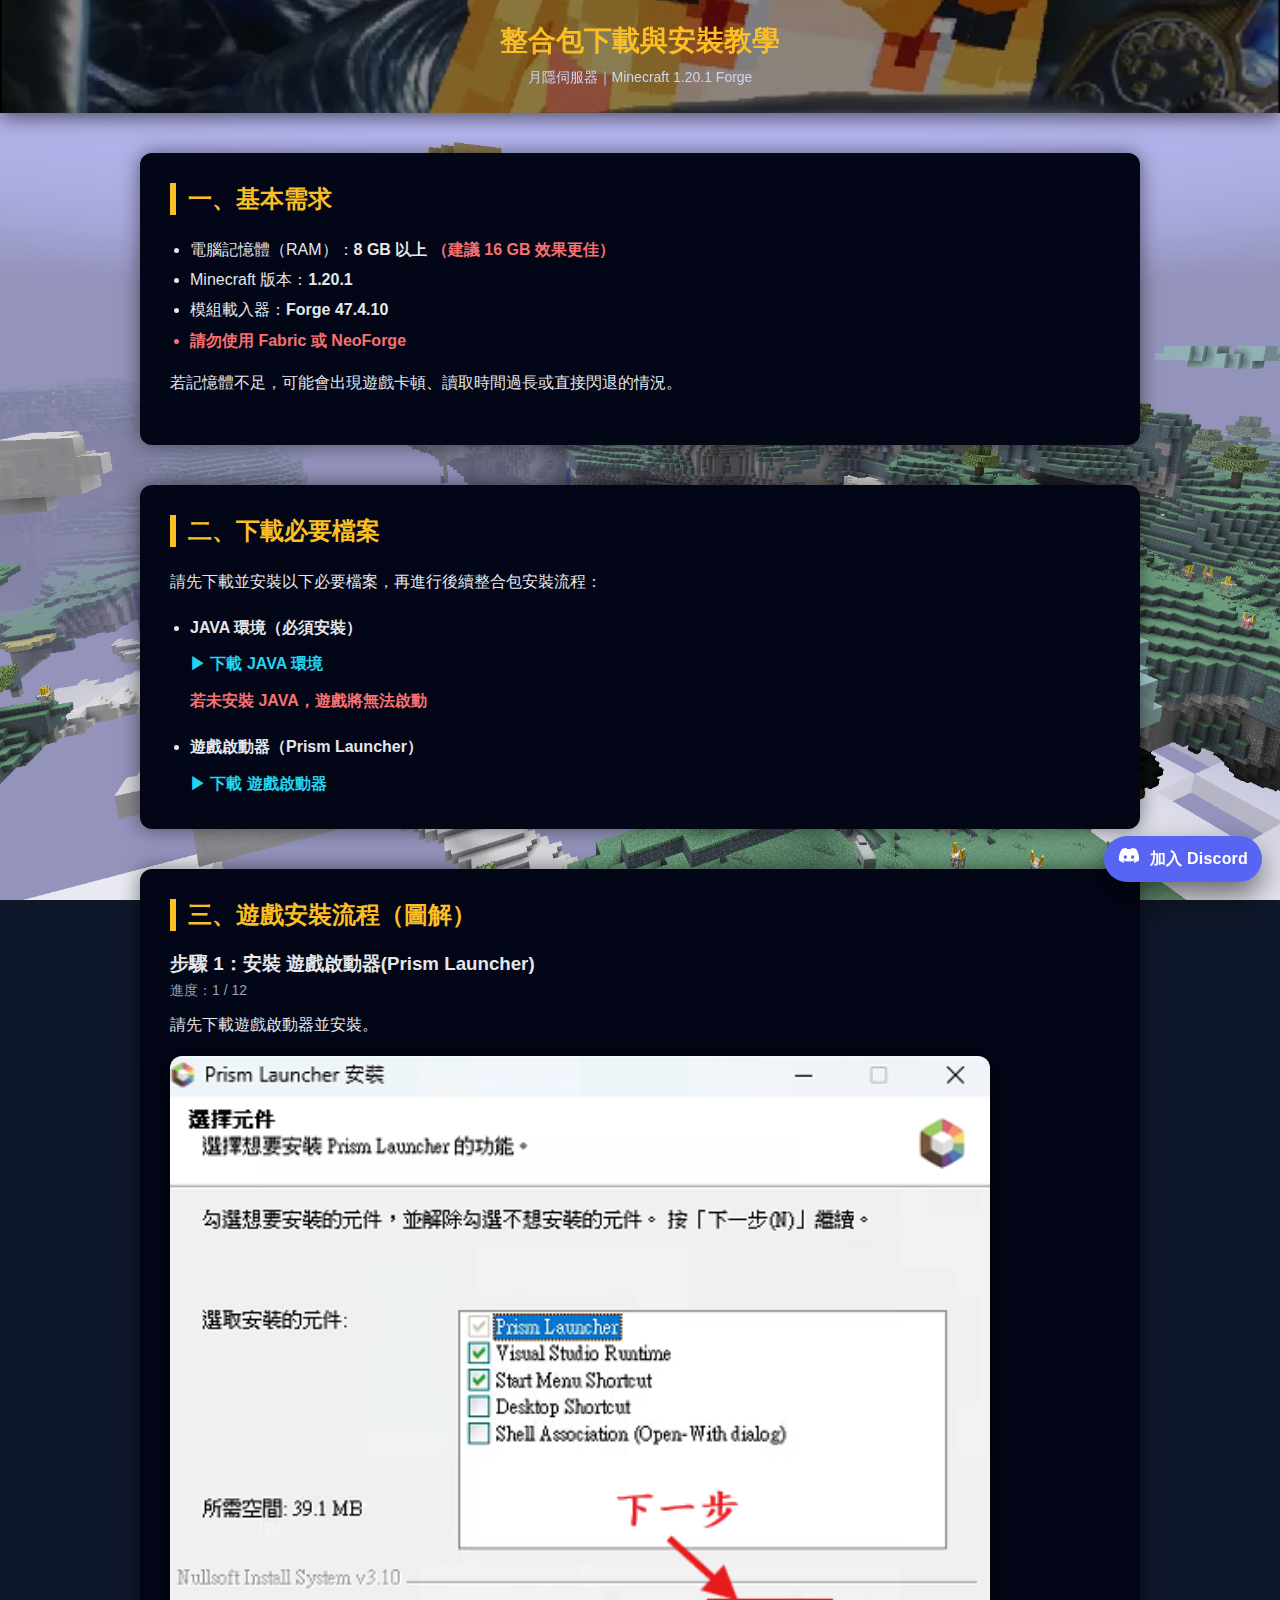
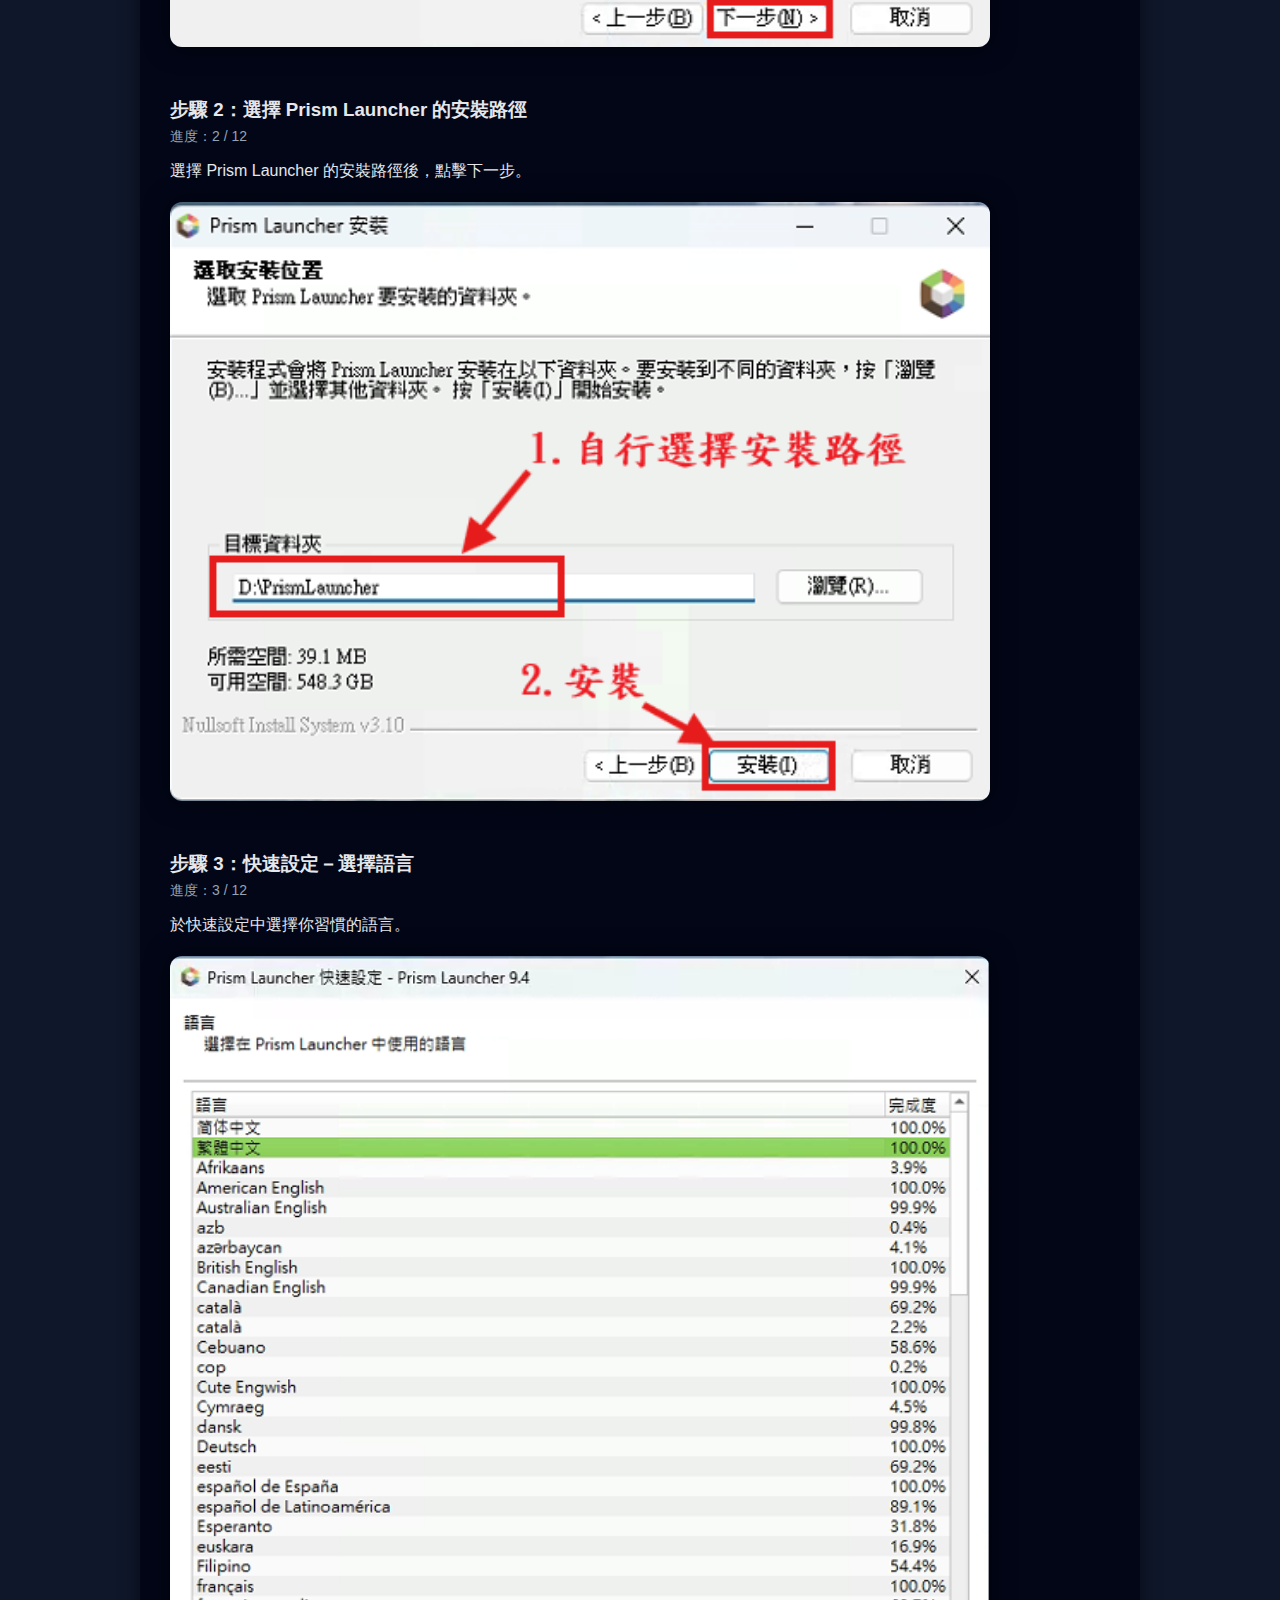
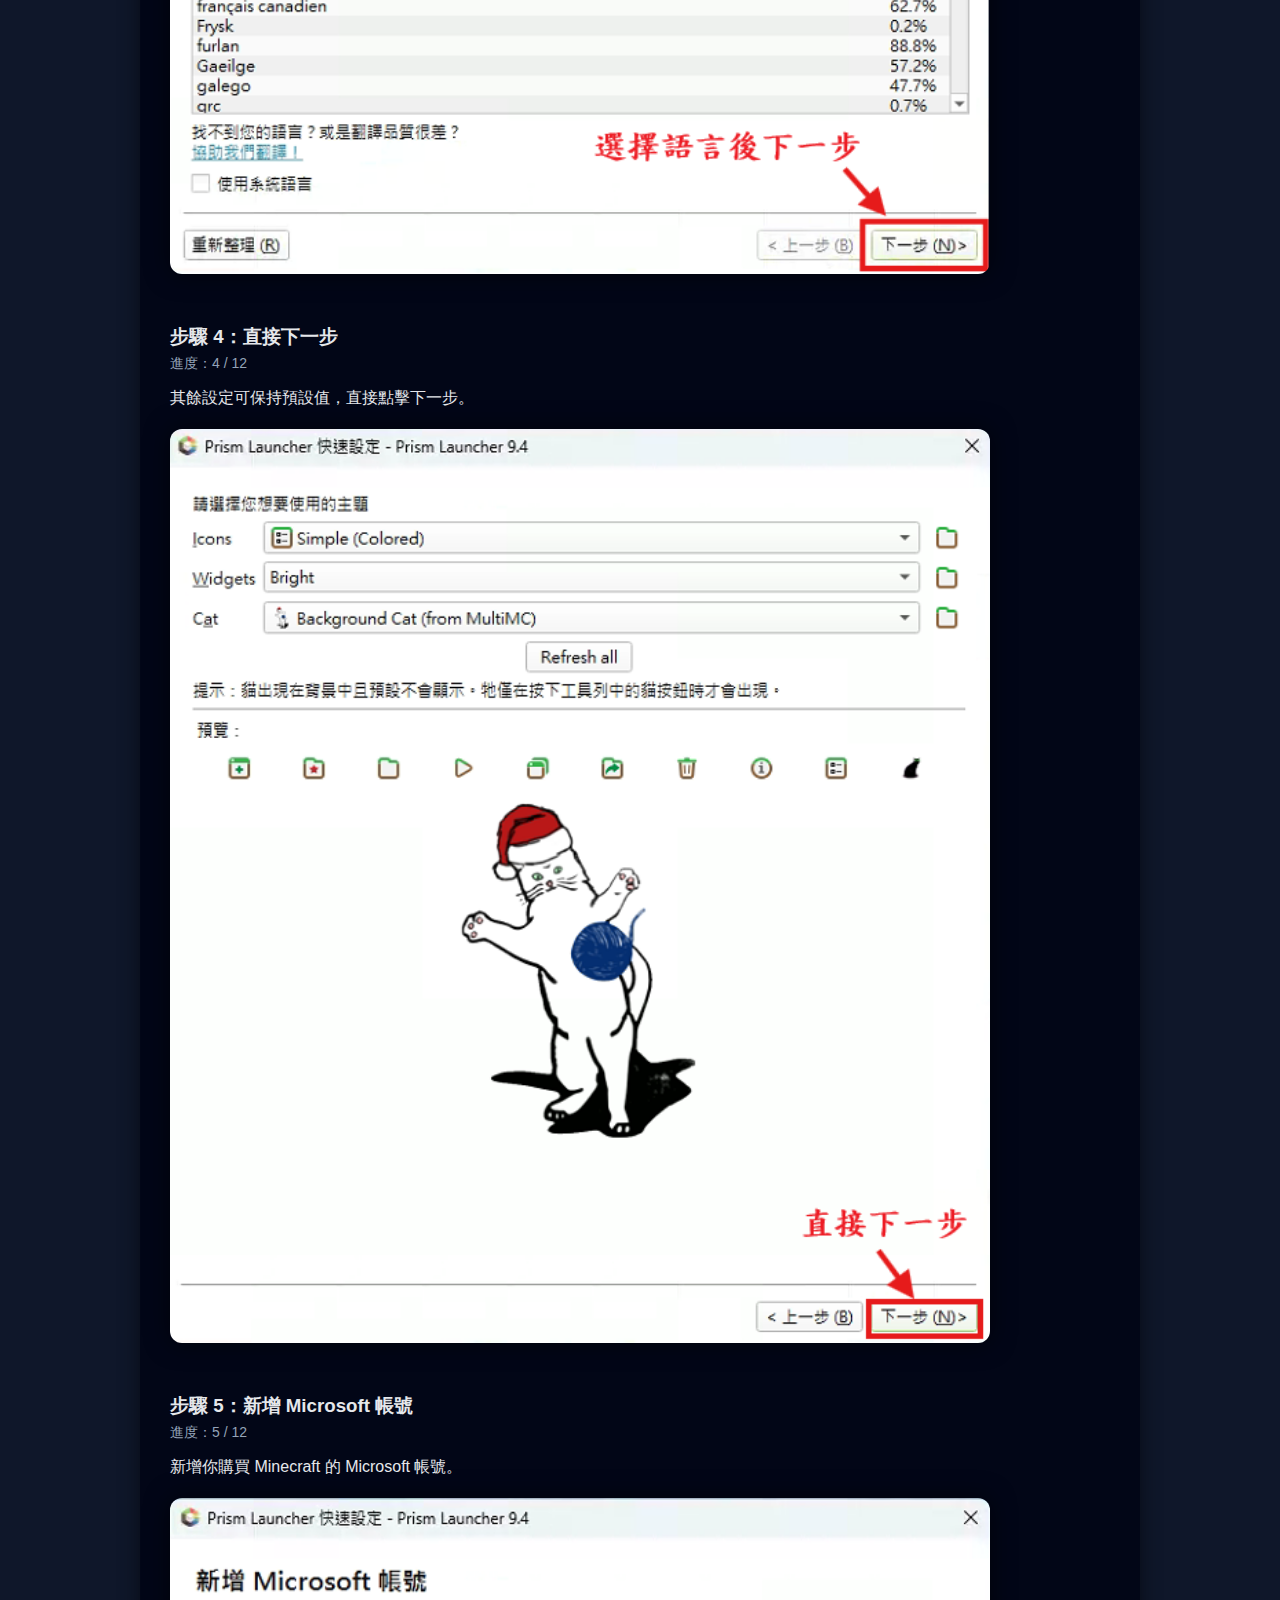
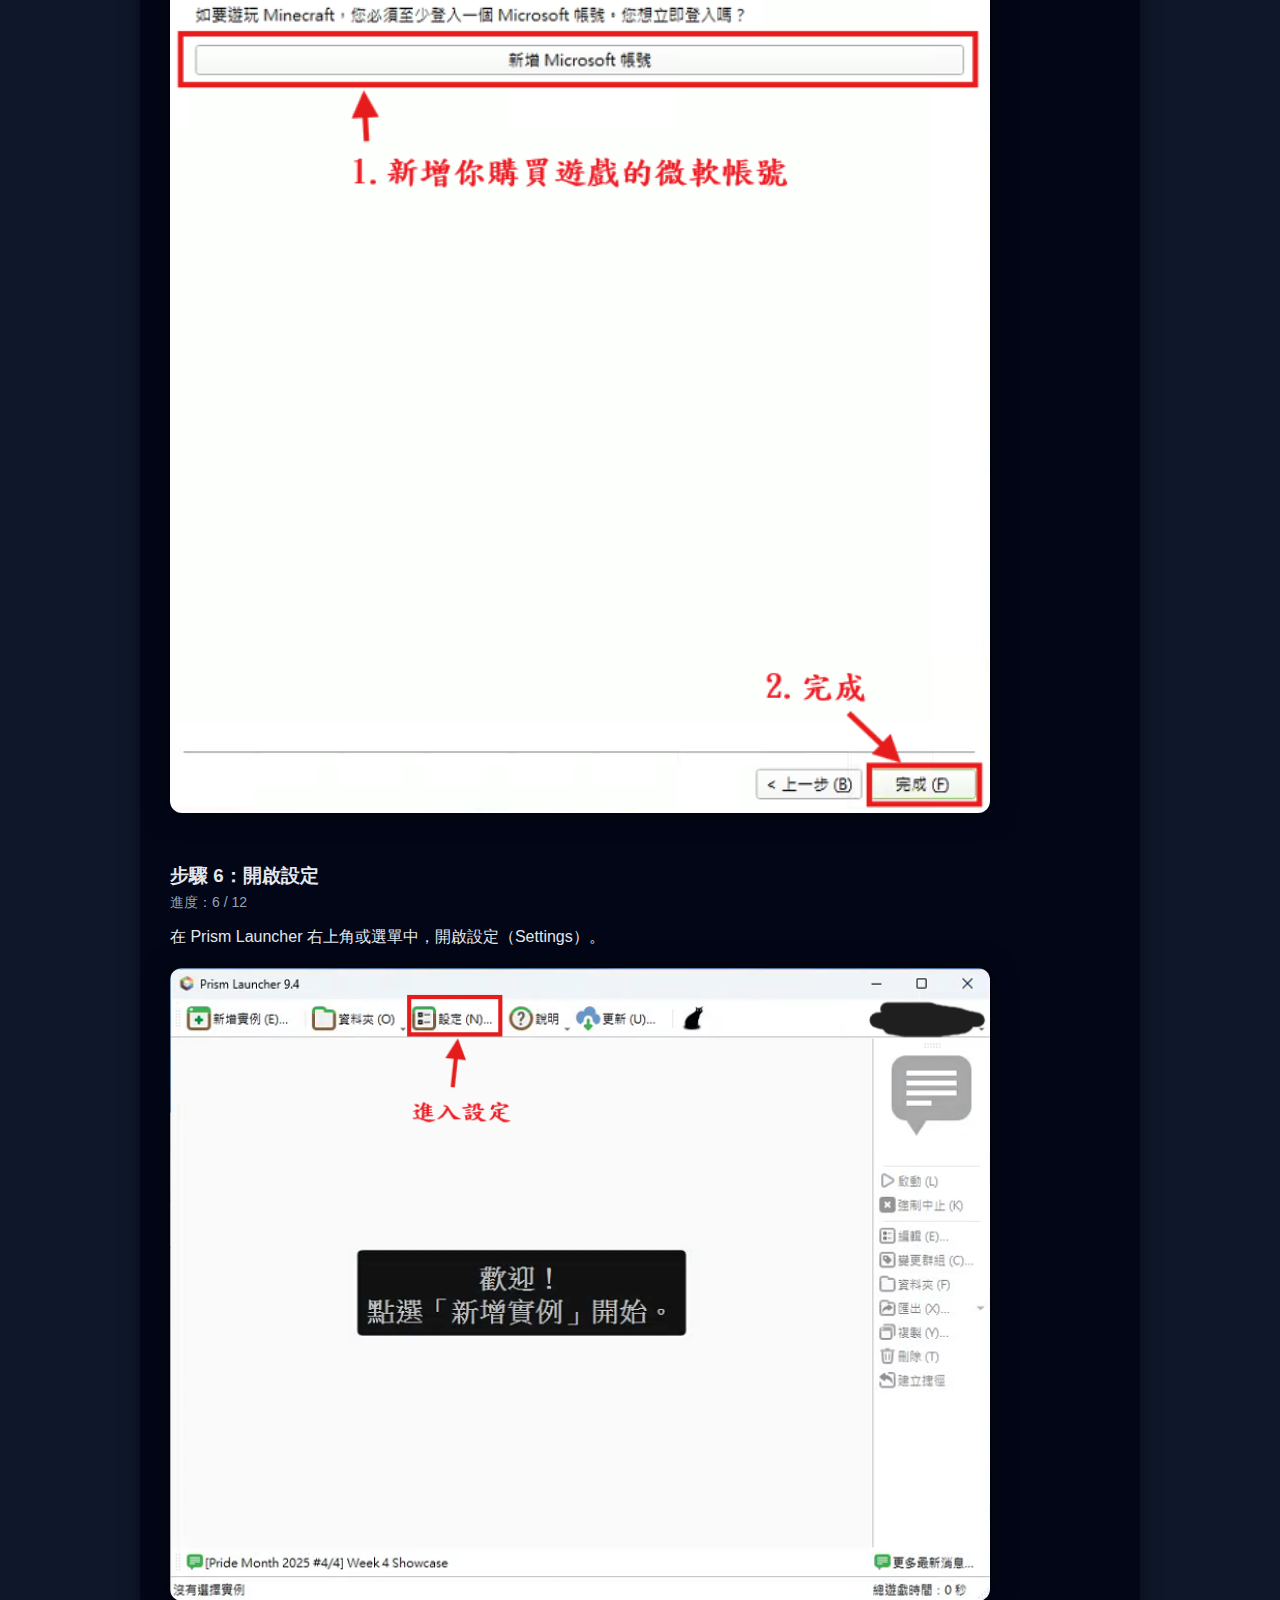
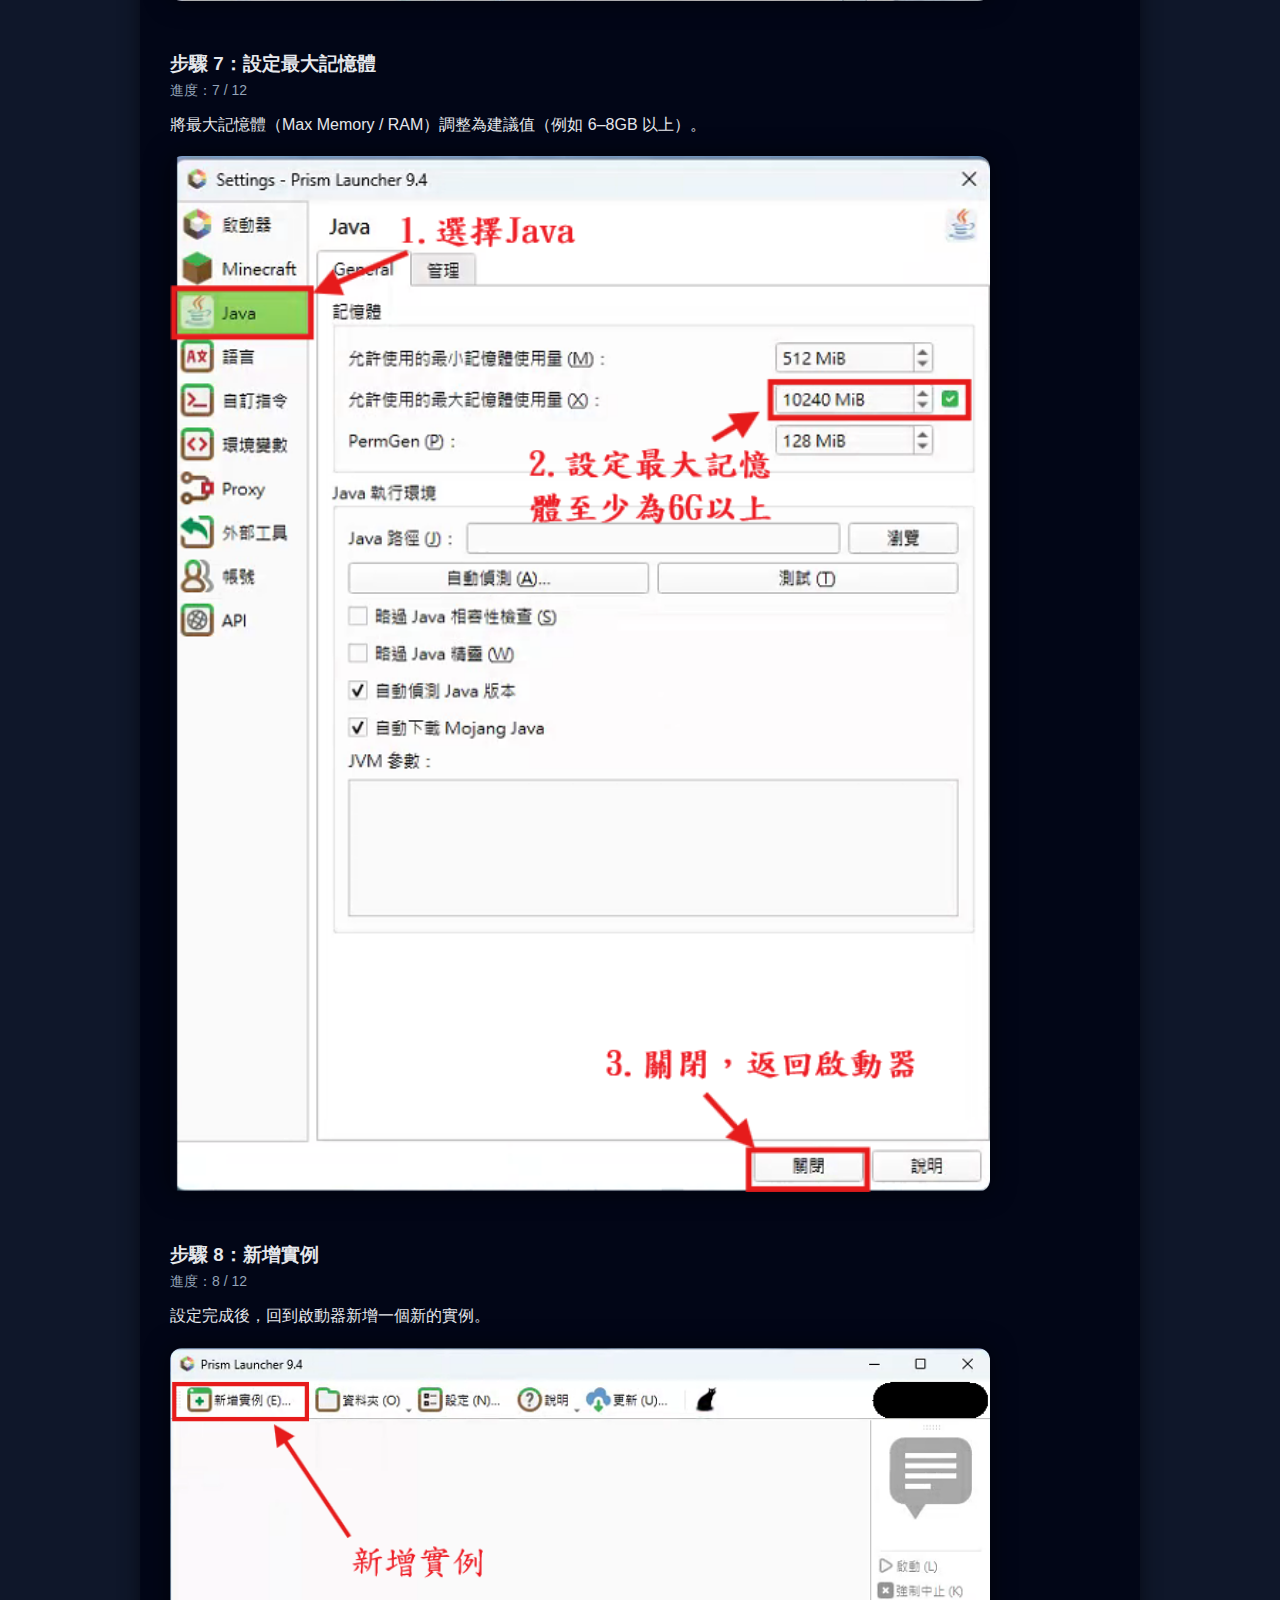
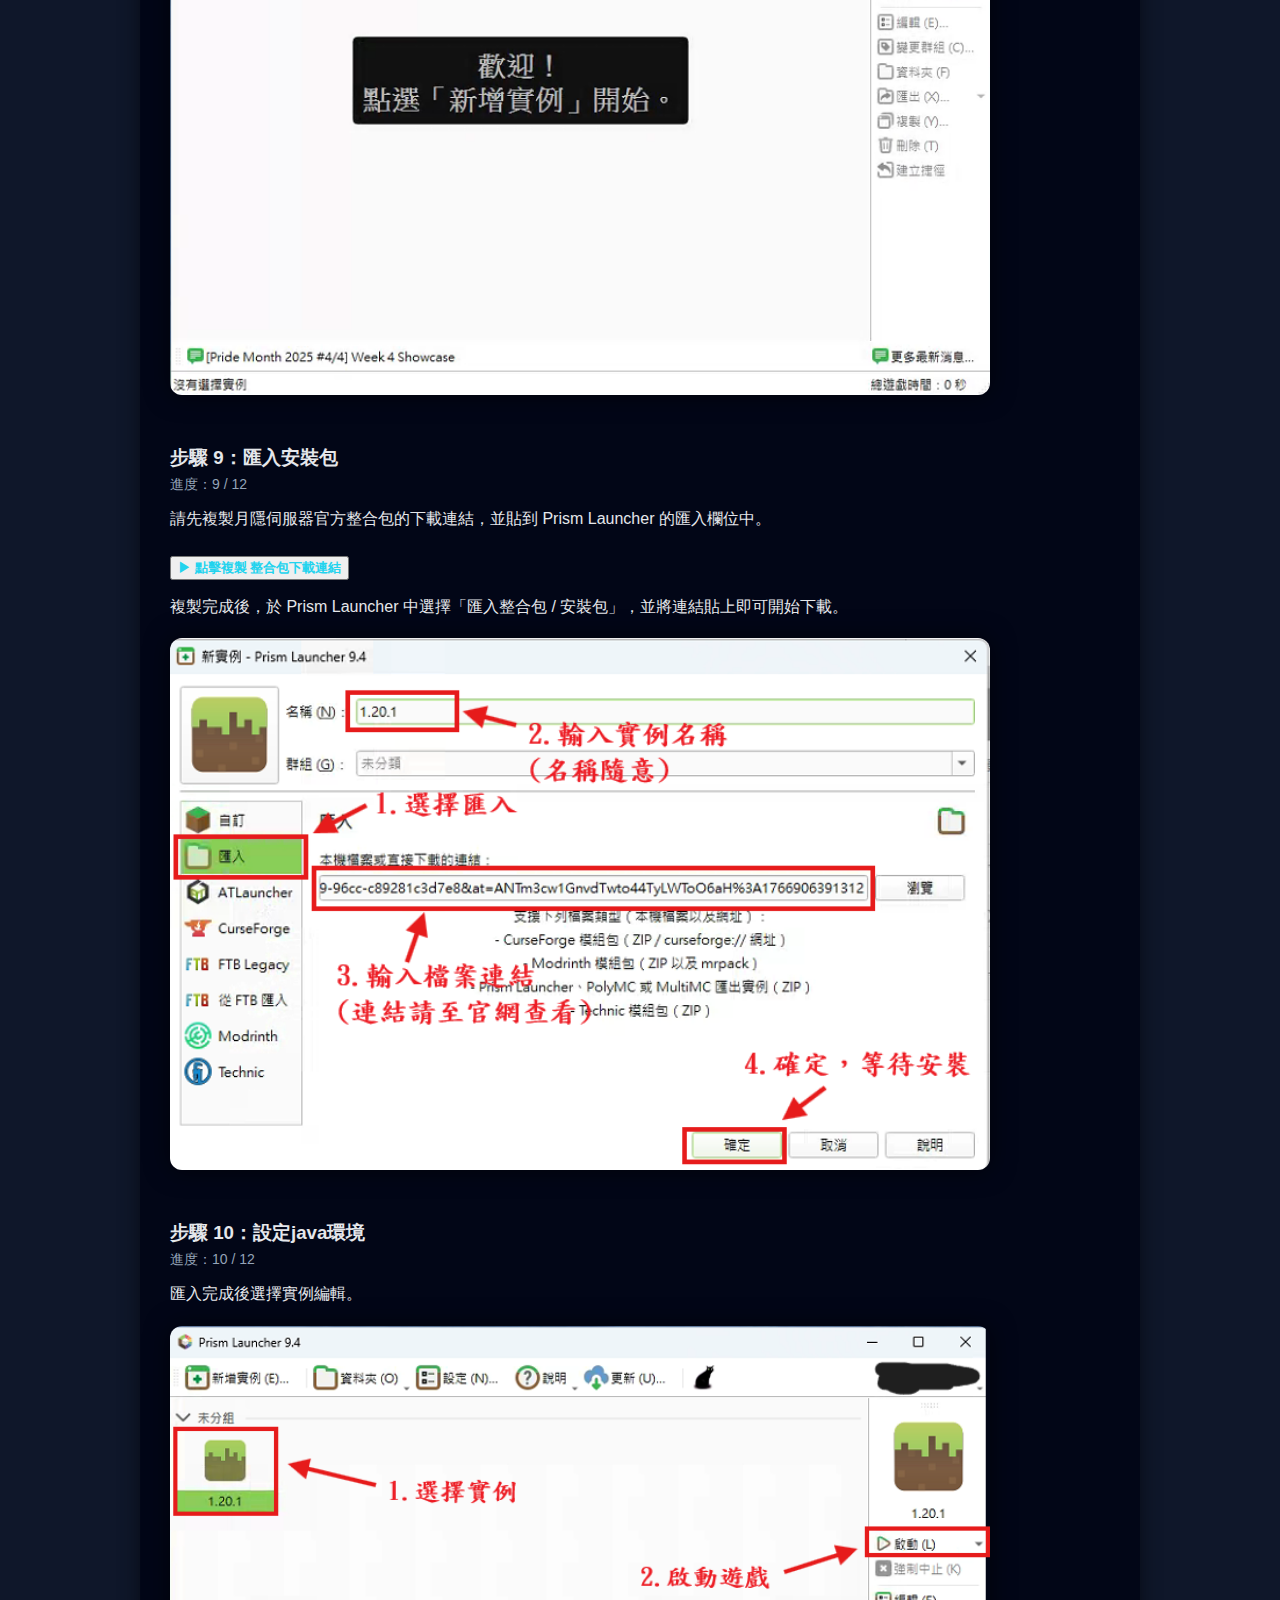
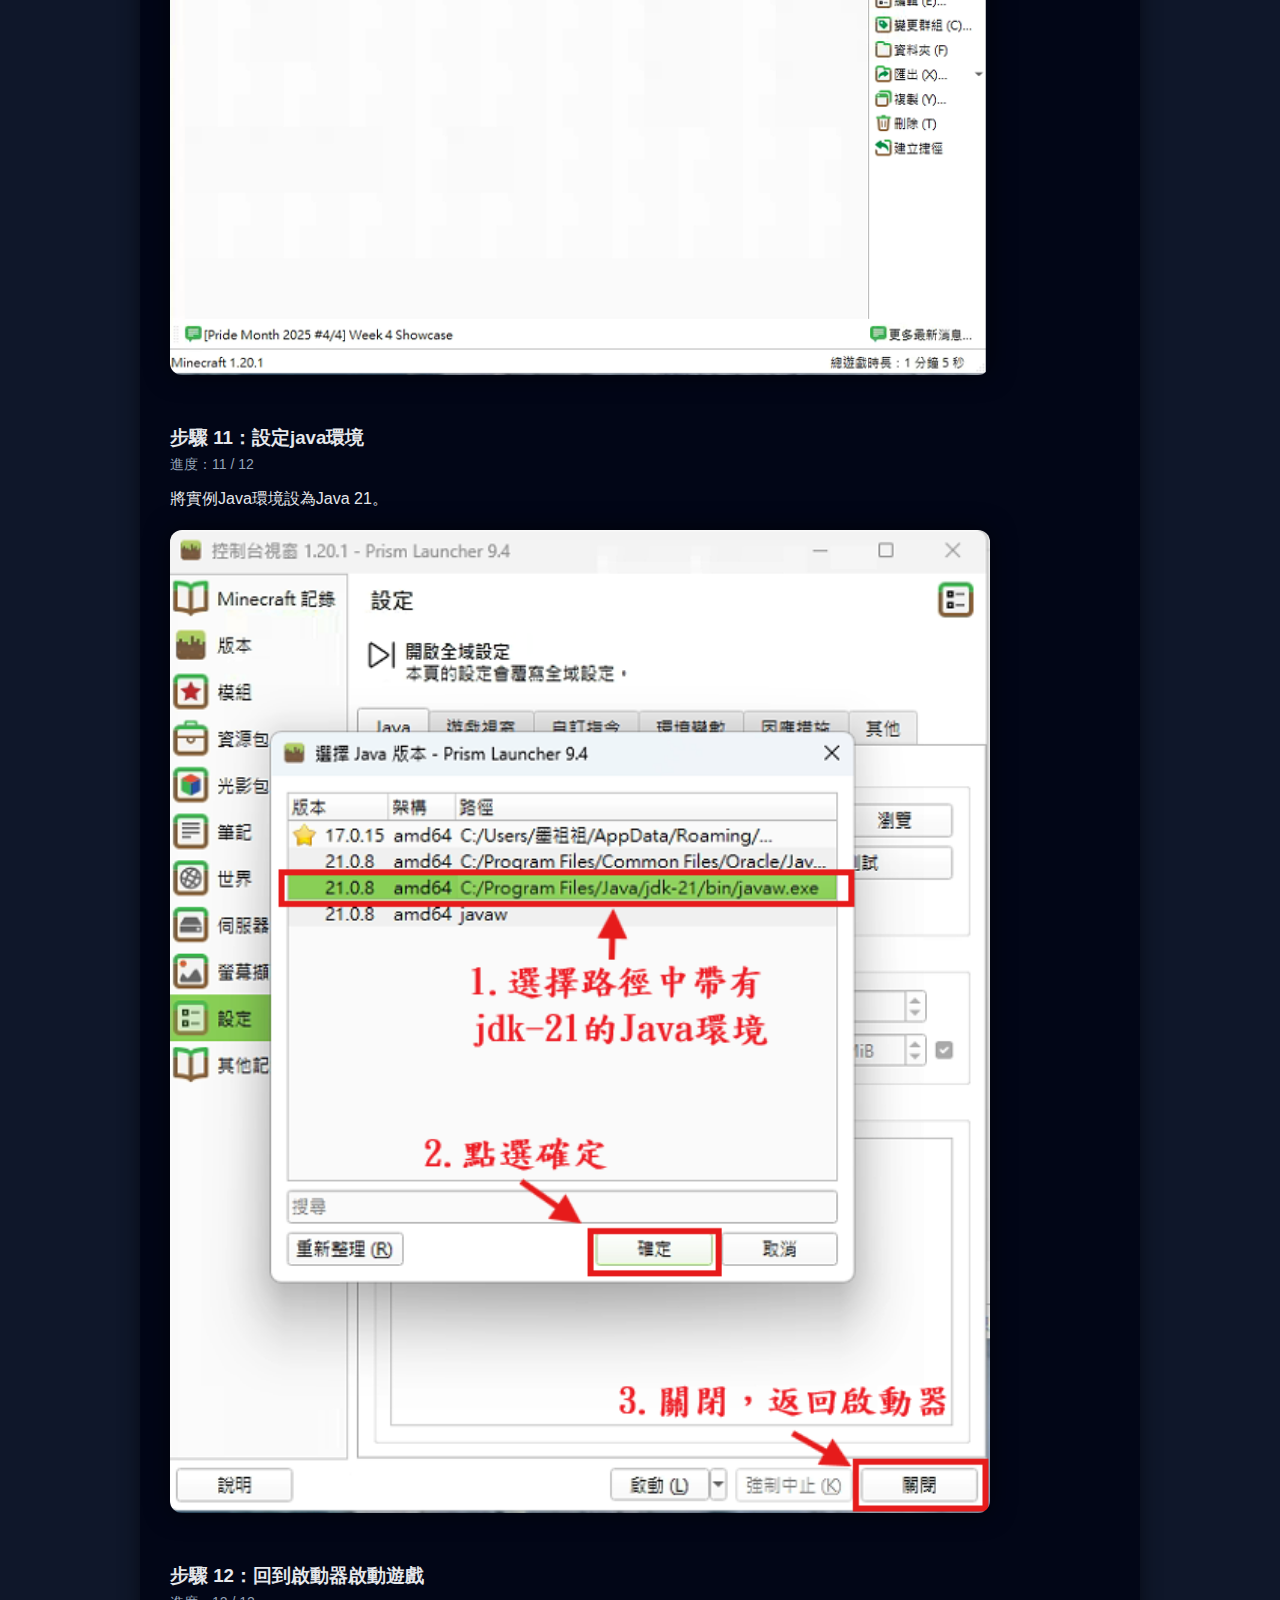
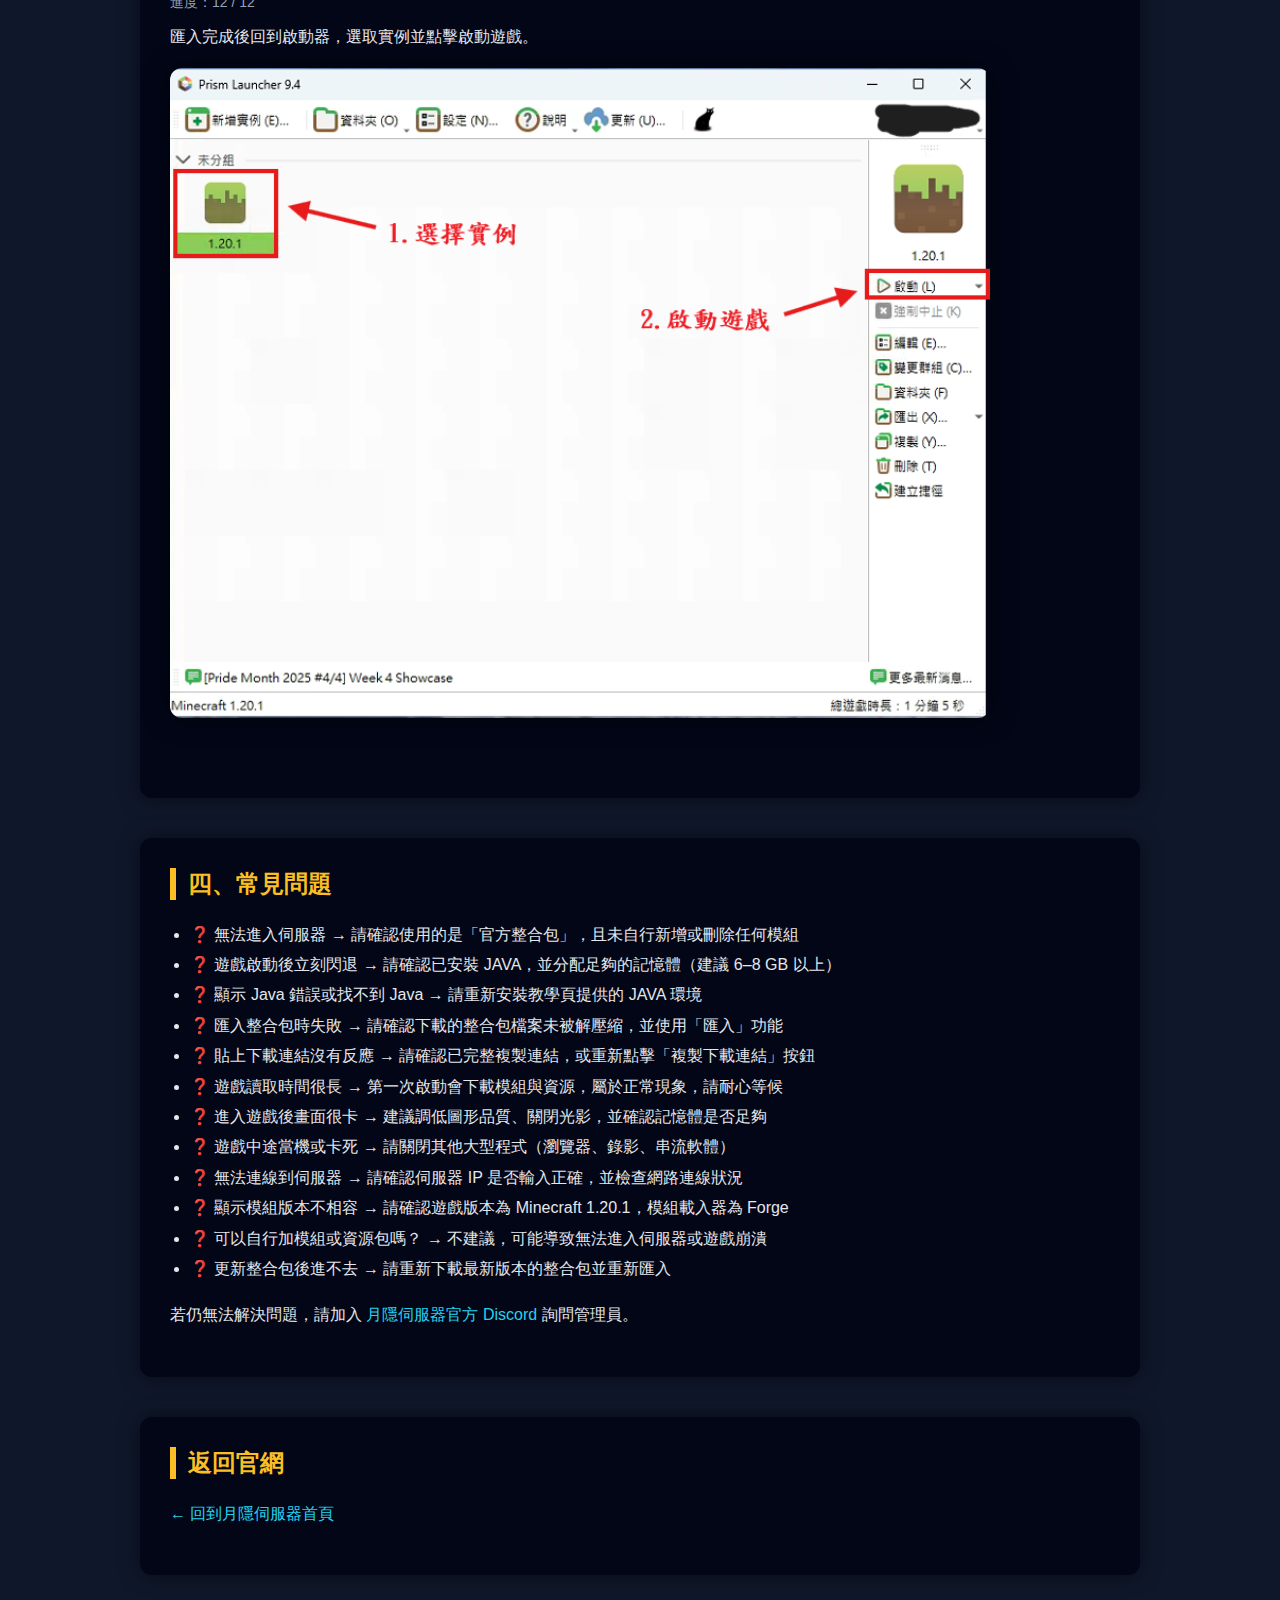
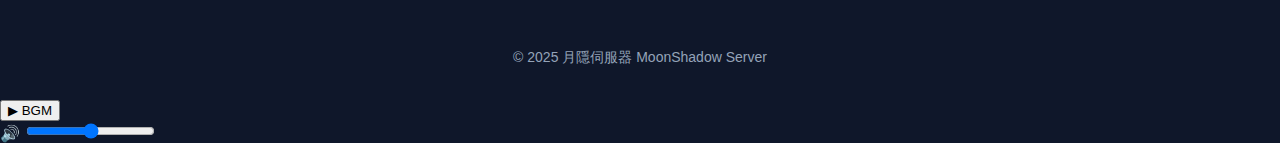
<file: install.html>
<!DOCTYPE html>
<html lang="zh-Hant">
<head>
  <meta charset="UTF-8" />
  <meta name="viewport" content="width=device-width, initial-scale=1" />
  <title>月隱伺服器｜整合包下載與安裝教學</title>

  <link rel="stylesheet" href="assets/css/style.css" />
<link rel="icon" href="favicon.ico?v=20260101" sizes="any">
<link rel="icon" type="image/png" href="favicon.png?v=20260101" sizes="32x32">
<link rel="apple-touch-icon" href="apple-touch-icon.png?v=20260101">


</head>

<body>
  <header>
    <h1>整合包下載與安裝教學</h1>
    <p>月隱伺服器｜Minecraft 1.20.1 Forge</p>
  </header>

<section>
  <h2>一、基本需求</h2>
  <ul>
    <li>
      電腦記憶體（RAM）：<strong>8 GB 以上</strong>
      <span class="warning">（建議 16 GB 效果更佳）</span>
    </li>
    <li>Minecraft 版本：<strong>1.20.1</strong></li>
    <li>模組載入器：<strong>Forge 47.4.10</strong></li>
    <li class="warning">請勿使用 Fabric 或 NeoForge</li>
  </ul>

  <p style="margin-top:12px;">
    若記憶體不足，可能會出現遊戲卡頓、讀取時間過長或直接閃退的情況。
  </p>
</section>


<section>
  <h2>二、下載必要檔案</h2>

  <p>請先下載並安裝以下必要檔案，再進行後續整合包安裝流程：</p>

  <ul>
    <li>
      <strong>JAVA 環境（必須安裝）</strong><br />
      <a
        class="cta-link"
        href="https://drive.usercontent.google.com/download?id=1Od4HKYtVmaRyFiXcqhNV8b4CdZ9yjk_j&export=download&authuser=0&confirm=t&uuid=fdf031c3-2466-4ae0-8412-e3192da4601e&at=ANTm3cxCxasKuIuKHuGsfEj95cFm%3A1766906060051"
        target="_blank"
        rel="noopener"
      >
        ▶ 下載 JAVA 環境
      </a>
      <p class="warning" style="margin-top:6px;">
        若未安裝 JAVA，遊戲將無法啟動
      </p>
    </li>

    <li style="margin-top:16px;">
      <strong>遊戲啟動器（Prism Launcher）</strong><br />
      <a
        class="cta-link"
        href="https://drive.usercontent.google.com/download?id=1iuW6Ai1TgXfJiqQgLPFJN3MtxfgC236Y&export=download&authuser=0&confirm=t&uuid=248ba003-1270-4d77-aaa7-f84b8526d677&at=ANTm3cy6tUbfy0uQjz4o0VCfhwQ2%3A1766906017194"
        target="_blank"
        rel="noopener"
      >
        ▶ 下載 遊戲啟動器
      </a>
    </li>
  </ul>
</section>

<section>
  <h2>三、遊戲安裝流程（圖解）</h2>

  <div class="step">
    <h3>步驟 1：安裝 遊戲啟動器(Prism Launcher)</h3>
    <div class="progress">進度：1 / 12</div>
    <p>請先下載遊戲啟動器並安裝。</p>
    <img
      src="assets/install-guide/install-step-01.png"
      alt="步驟 1：安裝 Prism Launcher"
      data-lightbox
    />
  </div>

  <div class="step">
    <h3>步驟 2：選擇 Prism Launcher 的安裝路徑</h3>
    <div class="progress">進度：2 / 12</div>
    <p>選擇 Prism Launcher 的安裝路徑後，點擊下一步。</p>
    <img
      src="assets/install-guide/install-step-02.png"
      alt="步驟 2：選擇 Prism Launcher 的安裝路徑"
      data-lightbox
    />
  </div>

  <div class="step">
    <h3>步驟 3：快速設定－選擇語言</h3>
    <div class="progress">進度：3 / 12</div>
    <p>於快速設定中選擇你習慣的語言。</p>
    <img
      src="assets/install-guide/install-step-03.png"
      alt="步驟 3：快速設定－選擇語言"
      data-lightbox
    />
  </div>

  <div class="step">
    <h3>步驟 4：直接下一步</h3>
    <div class="progress">進度：4 / 12</div>
    <p>其餘設定可保持預設值，直接點擊下一步。</p>
    <img
      src="assets/install-guide/install-step-04.png"
      alt="步驟 4：直接下一步"
      data-lightbox
    />
  </div>

  <div class="step">
    <h3>步驟 5：新增 Microsoft 帳號</h3>
    <div class="progress">進度：5 / 12</div>
    <p>新增你購買 Minecraft 的 Microsoft 帳號。</p>
    <img
      src="assets/install-guide/install-step-05.png"
      alt="步驟 5：新增 Microsoft 帳號"
      data-lightbox
    />
  </div>
<div class="step">
  <h3>步驟 6：開啟設定</h3>
  <div class="progress">進度：6 / 12</div>
  <p>在 Prism Launcher 右上角或選單中，開啟設定（Settings）。</p>
  <img
    src="assets/install-guide/install-step-06.png"
    alt="步驟 6：開啟設定"
    data-lightbox
  />
</div>

<div class="step">
  <h3>步驟 7：設定最大記憶體</h3>
  <div class="progress">進度：7 / 12</div>
  <p>將最大記憶體（Max Memory / RAM）調整為建議值（例如 6–8GB 以上）。</p>
  <img
    src="assets/install-guide/install-step-07.png"
    alt="步驟 7：設定最大記憶體"
    data-lightbox
  />
</div>

<div class="step">
  <h3>步驟 8：新增實例</h3>
  <div class="progress">進度：8 / 12</div>
  <p>設定完成後，回到啟動器新增一個新的實例。</p>
  <img
    src="assets/install-guide/install-step-08.png"
    alt="步驟 8：新增實例"
    data-lightbox
  />
</div>

<div class="step">
  <h3>步驟 9：匯入安裝包</h3>
  <div class="progress">進度：9 / 12</div>

  <p>
    請先複製月隱伺服器官方整合包的下載連結，並貼到 Prism Launcher 的匯入欄位中。
  </p>

  <button
    type="button"
    class="cta-link copy-link-btn"
    data-copy-text="https://drive.usercontent.google.com/download?id=1PgWbIjw-Kinzuf6oDwiHh-JFFHPcT3Cd&export=download&authuser=0&confirm=t&uuid=58da2604-0260-4fac-9dea-b80aecece245&at=ANTm3czJoX4agWhzl_Ck6rJNCaH8%3A1768655017970 "
  >
    ▶ 點擊複製 整合包下載連結
  </button>

  <p class="copy-status" style="margin-top:10px; display:none; color:#22d3ee;">
    ✔ 已複製下載連結，請貼到 Prism Launcher
  </p>

  <p style="margin-top:12px;">
    複製完成後，於 Prism Launcher 中選擇「匯入整合包 / 安裝包」，並將連結貼上即可開始下載。
  </p>

  <img
    src="assets/install-guide/install-step-09.png"
    alt="步驟 9：匯入安裝包（貼上下載連結）"
    data-lightbox
  />
</div>

<div class="step">
  <h3>步驟 10：設定java環境</h3>
  <div class="progress">進度：10 / 12</div>
  <p>匯入完成後選擇實例編輯。</p>
  <img
    src="assets/install-guide/install-step-10.png"
    alt="步驟 10：設定java環境"
    data-lightbox
  />
</div>

<div class="step">
  <h3>步驟 11：設定java環境</h3>
  <div class="progress">進度：11 / 12</div>
  <p>將實例Java環境設為Java 21。</p>
  <img
    src="assets/install-guide/install-step-11.png"
    alt="步驟 11：設定java環境"
    data-lightbox
  />
</div>

<div class="step">
  <h3>步驟 12：回到啟動器啟動遊戲</h3>
  <div class="progress">進度：12 / 12</div>
  <p>匯入完成後回到啟動器，選取實例並點擊啟動遊戲。</p>
  <img
    src="assets/install-guide/install-step-12.png"
    alt="步驟 10：回到啟動器啟動遊戲"
    data-lightbox
  />
</div>

</section>

<section>
  <h2>四、常見問題</h2>
  <ul>
    <li>
      ❓ 無法進入伺服器 → 請確認使用的是「官方整合包」，且未自行新增或刪除任何模組
    </li>
    <li>
      ❓ 遊戲啟動後立刻閃退 → 請確認已安裝 JAVA，並分配足夠的記憶體（建議 6–8 GB 以上）
    </li>
    <li>
      ❓ 顯示 Java 錯誤或找不到 Java → 請重新安裝教學頁提供的 JAVA 環境
    </li>
    <li>
      ❓ 匯入整合包時失敗 → 請確認下載的整合包檔案未被解壓縮，並使用「匯入」功能
    </li>
    <li>
      ❓ 貼上下載連結沒有反應 → 請確認已完整複製連結，或重新點擊「複製下載連結」按鈕
    </li>
    <li>
      ❓ 遊戲讀取時間很長 → 第一次啟動會下載模組與資源，屬於正常現象，請耐心等候
    </li>
    <li>
      ❓ 進入遊戲後畫面很卡 → 建議調低圖形品質、關閉光影，並確認記憶體是否足夠
    </li>
    <li>
      ❓ 遊戲中途當機或卡死 → 請關閉其他大型程式（瀏覽器、錄影、串流軟體）
    </li>
    <li>
      ❓ 無法連線到伺服器 → 請確認伺服器 IP 是否輸入正確，並檢查網路連線狀況
    </li>
    <li>
      ❓ 顯示模組版本不相容 → 請確認遊戲版本為 Minecraft 1.20.1，模組載入器為 Forge
    </li>
    <li>
      ❓ 可以自行加模組或資源包嗎？ → 不建議，可能導致無法進入伺服器或遊戲崩潰
    </li>
    <li>
      ❓ 更新整合包後進不去 → 請重新下載最新版本的整合包並重新匯入
    </li>
  </ul>

<p style="margin-top:16px;">
  若仍無法解決問題，請加入
  <a href="https://discord.gg/s6r99fW" target="_blank" rel="noopener">
    月隱伺服器官方 Discord
  </a>
  詢問管理員。
</p>

</section>



  <section>
    <h2>返回官網</h2>
    <p><a href="index.html">← 回到月隱伺服器首頁</a></p>
  </section>

  <footer>© 2025 月隱伺服器 MoonShadow Server</footer>

  <div class="lightbox" id="lightbox" hidden>
    <img id="lightbox-img" alt="放大圖片預覽" />
  </div>

  <script>
    (function () {
      const lightbox = document.getElementById("lightbox");
      const lightboxImg = document.getElementById("lightbox-img");

      function openLightbox(src, altText) {
        lightboxImg.src = src;
        lightboxImg.alt = altText || "放大圖片預覽";
        lightbox.hidden = false;
        document.body.style.overflow = "hidden";
      }

      function closeLightbox() {
        lightbox.hidden = true;
        lightboxImg.removeAttribute("src");
        document.body.style.overflow = "";
      }

      document.addEventListener("click", (e) => {
        const t = e.target;
        if (t && t.matches("img[data-lightbox]")) {
          openLightbox(t.src, t.alt);
        }
      });

      lightbox.addEventListener("click", (e) => {
        if (e.target === lightbox) closeLightbox();
      });

      document.addEventListener("keydown", (e) => {
        if (e.key === "Escape" && !lightbox.hidden) closeLightbox();
      });
    })();
  </script>
  
  <script>
  (function () {
    const header = document.querySelector("header");
    if (!header) return;

    const THRESHOLD = 60; // 捲動超過多少 px 開始縮小，可自行調整

    function onScroll() {
      const y = window.scrollY || document.documentElement.scrollTop;
      header.classList.toggle("is-compact", y > THRESHOLD);
    }

    // 初始化 + 監聽
    onScroll();
    window.addEventListener("scroll", onScroll, { passive: true });
  })();
</script>

<script>
  (function () {
    const buttons = document.querySelectorAll(".copy-link-btn");

    buttons.forEach((btn) => {
      btn.addEventListener("click", async () => {
        const text = btn.getAttribute("data-copy-text");
        const status = btn.parentElement.querySelector(".copy-status");

        try {
          await navigator.clipboard.writeText(text);

          if (status) {
            status.style.display = "block";
            clearTimeout(status._timer);
            status._timer = setTimeout(() => {
              status.style.display = "none";
            }, 3000);
          }
        } catch (err) {
          alert("複製失敗，請手動複製連結");
        }
      });
    });
  })();
</script>



<a
  class="fab-discord"
  href="https://discord.gg/s6r99fW"
  target="_blank"
  rel="noopener"
  aria-label="加入官方 Discord"
  title="加入官方 Discord"
>
  <svg class="fab-discord__icon" viewBox="0 0 24 24" aria-hidden="true">
    <path
      fill="currentColor"
      d="M19.54 0.7A19.9 19.9 0 0 0 14.8 0a14.6 14.6 0 0 0-.64 1.33a18.3 18.3 0 0 0-4.32 0A14.6 14.6 0 0 0 9.2 0a19.9 19.9 0 0 0-4.74.7C1.46 5.1.67 9.4 1.02 13.63A19.9 19.9 0 0 0 6.1 16.1a15.3 15.3 0 0 0 1.07-1.75a12.7 12.7 0 0 1-1.69-.8c.14-.1.28-.2.41-.31a13.8 13.8 0 0 0 12.2 0c.13.11.27.21.41.31c-.54.32-1.1.6-1.69.8c.32.6.68 1.19 1.07 1.75a19.9 19.9 0 0 0 5.08-2.47c.4-4.9-.66-9.16-3.43-12.93ZM8.02 11.9c-1 0-1.82-.92-1.82-2.05c0-1.13.8-2.05 1.82-2.05c1.01 0 1.83.93 1.82 2.05c0 1.13-.8 2.05-1.82 2.05Zm7.96 0c-1 0-1.82-.92-1.82-2.05c0-1.13.8-2.05 1.82-2.05c1.01 0 1.83.93 1.82 2.05c0 1.13-.8 2.05-1.82 2.05Z"
    />
  </svg>
  <span class="fab-discord__text">加入 Discord</span>
</a>

<div class="mc-bgm">
  <button id="bgm-toggle" class="mc-bgm-btn">▶ BGM</button>

  <div class="mc-bgm-volume-wrap">
    <span class="mc-bgm-icon">🔊</span>
    <input
      id="bgm-volume"
      class="mc-bgm-volume"
      type="range"
      min="0"
      max="100"
      value="50"
    />
  </div>
</div>

<script>
(function () {
  const tracks = [
    "assets/bgm/bgm1.mp3",
    "assets/bgm/bgm2.mp3",
    "assets/bgm/bgm3.mp3",
    "assets/bgm/bgm4.mp3",
    "assets/bgm/bgm5.mp3",
    "assets/bgm/bgm6.mp3"
  ];

  const audio = new Audio();
  audio.preload = "auto";
  audio.volume = 0.5;
  audio.loop = false;

  const toggleBtn = document.getElementById("bgm-toggle");
  const volumeSlider = document.getElementById("bgm-volume");
  if (!toggleBtn || !volumeSlider) return;

  let unlocked = false;
  let currentIndex = -1;

  function pickRandomIndex() {
    let next;
    do {
      next = Math.floor(Math.random() * tracks.length);
    } while (next === currentIndex && tracks.length > 1);
    return next;
  }

  async function playIndex(i, { userGesture = false } = {}) {
    currentIndex = i;
    audio.src = tracks[currentIndex];

    try {
      if (!unlocked && userGesture) {
        // 🔑 第一次必須走「靜音解鎖」流程
        audio.muted = true;
        await audio.play();
        audio.muted = false;
        unlocked = true;
        toggleBtn.textContent = "🔊 音樂 ON";
        return;
      }

      // 已解鎖後播放（可能仍被策略影響，因此保險：短暫靜音再解）
      audio.muted = true;
      await audio.play();
      audio.muted = false;
      toggleBtn.textContent = "🔊 音樂 ON";
    } catch (e) {
      // 若自動下一首被擋，提示使用者再點一次
      toggleBtn.textContent = "▶ 點我續播";
      console.warn("BGM play blocked:", e);
    }
  }

  // 第一次解鎖：必須在使用者事件內
  toggleBtn.addEventListener("pointerdown", async () => {
    if (unlocked) return;
    await playIndex(pickRandomIndex(), { userGesture: true });
  });

  // 點擊按鈕：播放/暫停（播放時每次隨機一首）
  toggleBtn.addEventListener("click", async () => {
    if (!unlocked) return;

    if (audio.paused) {
      await playIndex(pickRandomIndex());
    } else {
      audio.pause();
      toggleBtn.textContent = "🔇 音樂 OFF";
    }
  });

  // ✅ 自動下一首：結束時隨機播下一首
  audio.addEventListener("ended", async () => {
    if (!unlocked) return;
    await playIndex(pickRandomIndex());
  });

  // 音量
  volumeSlider.addEventListener("input", () => {
    audio.volume = volumeSlider.value / 100;
  });
})();
</script>

</body>
</html>
</file>
<file: assets/css/style.css>
/* assets/css/style.css */

/* =========================
   Base / Tokens
========================= */
:root {
  --bg: #0f172a;
  --panel: #020617;
  --text: #e5e7eb;
  --muted: #94a3b8;
  --muted-2: #cbd5f5;
  --accent: #fbbf24;
  --link: #22d3ee;
  --border: #334155;
  --shadow: 0 0 20px rgba(0, 0, 0, 0.5);
  --radius: 12px;

  /* overlay for readable text on background image */
  --page-overlay: rgba(2, 6, 23, 0.72);
  --header-overlay: rgba(0, 0, 0, 0.45);
}

*,
*::before,
*::after {
  box-sizing: border-box;
}

/* =========================
   Global Background (TheAether)
   IMPORTANT: CSS is in assets/css, so use ../images/...
========================= */
body {
  margin: 0;
  font-family: "Microsoft JhengHei", Arial, sans-serif;
  color: var(--text);

  /* fallback color if image fails */
  background-color: var(--bg);

  /* TheAether: 全站背景 */
  background-image: url("../images/background/TheAether.png");
  background-size: cover;
  background-position: center;
  background-attachment: fixed;
  background-repeat: no-repeat;
}

/* Optional: if your HTML uses <div class="page-overlay"> (recommended) */
.page-overlay {
  min-height: 100vh;
  background: var(--page-overlay);
}

/* =========================
   Typography
========================= */
p {
  margin: 0 0 16px;
  line-height: 1.9;
}

ul,
ol {
  line-height: 1.9;
  padding-left: 20px;
  margin: 0;
}

a {
  color: var(--link);
  text-decoration: none;
}

a:hover {
  text-decoration: underline;
}

.highlight {
  color: var(--link);
  font-weight: 700;
}

.warning {
  color: #f87171;
  font-weight: 700;
}

/* =========================
   Header (Sticky + Shrink + TPom background)
========================= */
header {
  position: sticky;
  top: 0;
  z-index: 1000;

  /* Required for ::before overlay positioning */
  position: sticky;
  text-align: center;

  /* TPom: 至頂文字背景 */
  background-image: url("../images/header/TPom.png");
  background-size: cover;
  background-position: center;
  background-repeat: no-repeat;

  /* Default (expanded) */
  padding: 22px 20px;

  box-shadow: 0 4px 20px rgba(0, 0, 0, 0.6);
  transition: padding 200ms ease, box-shadow 200ms ease, backdrop-filter 200ms ease;
}

/* Header overlay for readability */
header::before {
  content: "";
  position: absolute;
  inset: 0;
  background: var(--header-overlay);
  z-index: 0;
}

/* Ensure text above overlay */
header > * {
  position: relative;
  z-index: 1;
}

header h1 {
  font-size: 28px;
  margin: 0 0 4px;
  color: var(--accent);
  transition: font-size 200ms ease, transform 200ms ease;
}

header p {
  font-size: 14px;
  color: var(--muted-2);
  margin: 0;
  transition: opacity 200ms ease, transform 200ms ease;
}

/* Compact state (when scrolling) */
header.is-compact {
  padding: 10px 20px;
  box-shadow: 0 8px 26px rgba(0, 0, 0, 0.75);
  backdrop-filter: blur(6px);
}

header.is-compact h1 {
  font-size: 20px;
  transform: translateY(1px);
}

header.is-compact p {
  opacity: 0.85;
  transform: translateY(-1px);
}

/* Accessibility: reduce motion */
@media (prefers-reduced-motion: reduce) {
  header,
  header h1,
  header p {
    transition: none;
  }
}

/* =========================
   Sections / Cards
========================= */
section {
  max-width: 1000px;
  margin: 40px auto;
  padding: 30px;
  background-color: var(--panel);
  border-radius: var(--radius);
  box-shadow: var(--shadow);
}

h2 {
  color: var(--accent);
  border-left: 6px solid var(--accent);
  padding-left: 12px;
  margin: 0 0 20px;
}

h3 {
  margin: 24px 0 10px;
  color: var(--text);
}

/* =========================
   Components
========================= */
.info-box {
  background-color: var(--panel);
  border: 1px solid var(--border);
  padding: 20px;
  border-radius: 8px;
  font-size: 18px;
}

.info-box p {
  margin: 8px 0;
}

.cta-link {
  display: inline-block;
  color: var(--link);
  font-weight: 700;
  margin-top: 6px;
}

/* Optional helper class (from your HTML inline style) */
.muted-text {
  margin-top: 12px;
  color: var(--muted);
}

/* =========================
   Footer
========================= */
footer {
  text-align: center;
  padding: 30px;
  color: var(--muted);
  font-size: 14px;
  line-height: 1.8;
}

/* =============================
   Install page: Steps + Lightbox
============================= */
.step {
  margin-bottom: 50px;
}

.step h3 {
  margin: 0 0 5px;
}

.step .progress {
  font-size: 14px;
  color: var(--muted);
  margin: 0 0 10px;
}

.step img {
  width: 100%;
  max-width: 820px;
  border-radius: var(--radius);
  cursor: pointer;
  box-shadow: 0 0 25px rgba(0, 0, 0, 0.6);
  transition: transform 0.2s;
  display: block;
}

.step img:hover {
  transform: scale(1.01);
}

/* Lightbox */
.lightbox[hidden] {
  display: none;
}

.lightbox {
  position: fixed;
  inset: 0;
  z-index: 9999;
  background: rgba(0, 0, 0, 0.85);
  display: flex;
  justify-content: center;
  align-items: center;
  padding: 16px;
}

.lightbox img {
  max-width: 95%;
  max-height: 95%;
  border-radius: var(--radius);
  display: block;
}

/* =========================
   Discord Floating Button
========================= */
.fab-discord {
  position: fixed;
  right: 18px;
  bottom: 18px;
  z-index: 1200;

  display: inline-flex;
  align-items: center;
  gap: 10px;

  padding: 12px 14px;
  border-radius: 999px;
  background: #5865f2; /* Discord blurple */
  color: #ffffff;
  font-weight: 700;
  letter-spacing: 0.2px;

  box-shadow: 0 14px 30px rgba(0, 0, 0, 0.55);
  text-decoration: none;

  transition: transform 160ms ease, box-shadow 160ms ease, opacity 160ms ease;
}

.fab-discord:hover {
  text-decoration: none;
  transform: translateY(-2px);
  box-shadow: 0 18px 34px rgba(0, 0, 0, 0.62);
}

.fab-discord:active {
  transform: translateY(0);
}

.fab-discord__icon {
  width: 22px;
  height: 22px;
  flex: 0 0 22px;
  display: inline-block;
}

/* 手機/小螢幕：縮成只有圖示，避免擋畫面 */
@media (max-width: 640px) {
  .fab-discord {
    padding: 12px;
    gap: 0;
  }

  .fab-discord__text {
    display: none;
  }
}

/* =========================
   Discord Widget (Desktop only)
========================= */
.desktop-only {
  display: block;
}

/* 平板以下隱藏聊天（你可依需求調整門檻） */
@media (max-width: 900px) {
  .desktop-only {
    display: none;
  }
}

/* =========================
   Mod list + Right images column
========================= */
.mod-layout {
  display: grid;
  grid-template-columns: 1fr 320px;
  gap: 28px;
  align-items: start;
}

.mod-images {
  display: flex;
  flex-direction: column;
  gap: 14px;

  /* 讓右欄滑到一半時也能停在視窗內（可選） */
  position: sticky;
  top: 110px; /* 依你 header 高度可調整 */
}

.mod-images img {
  width: 100%;
  display: block;
  border-radius: 12px;
  box-shadow: 0 10px 24px rgba(0,0,0,0.45);
  border: 1px solid rgba(148, 163, 184, 0.16);
}

/* 平板以下：右欄移到下方，避免擠壓文字 */
@media (max-width: 992px) {
  .mod-layout {
    grid-template-columns: 1fr;
  }

  .mod-images {
    position: static;
    top: auto;
    margin-top: 18px;
  }
}
</file>
